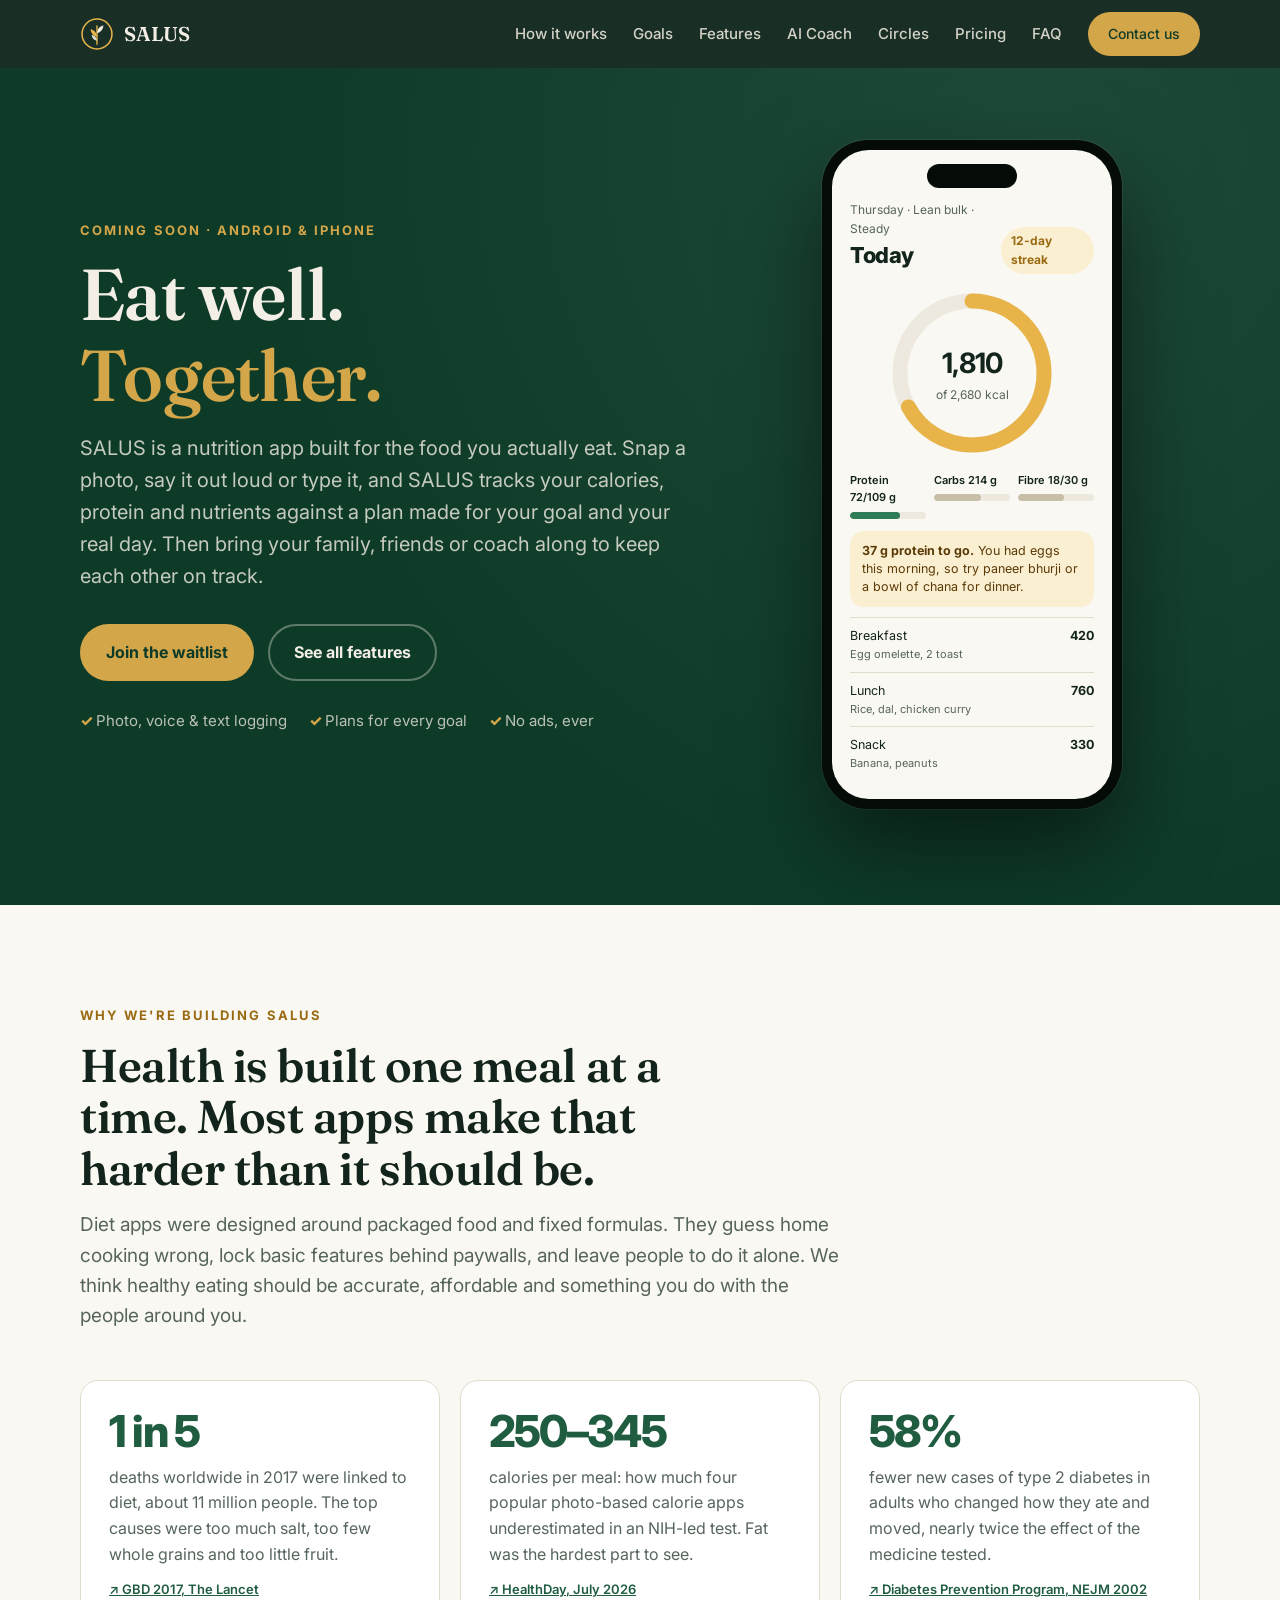
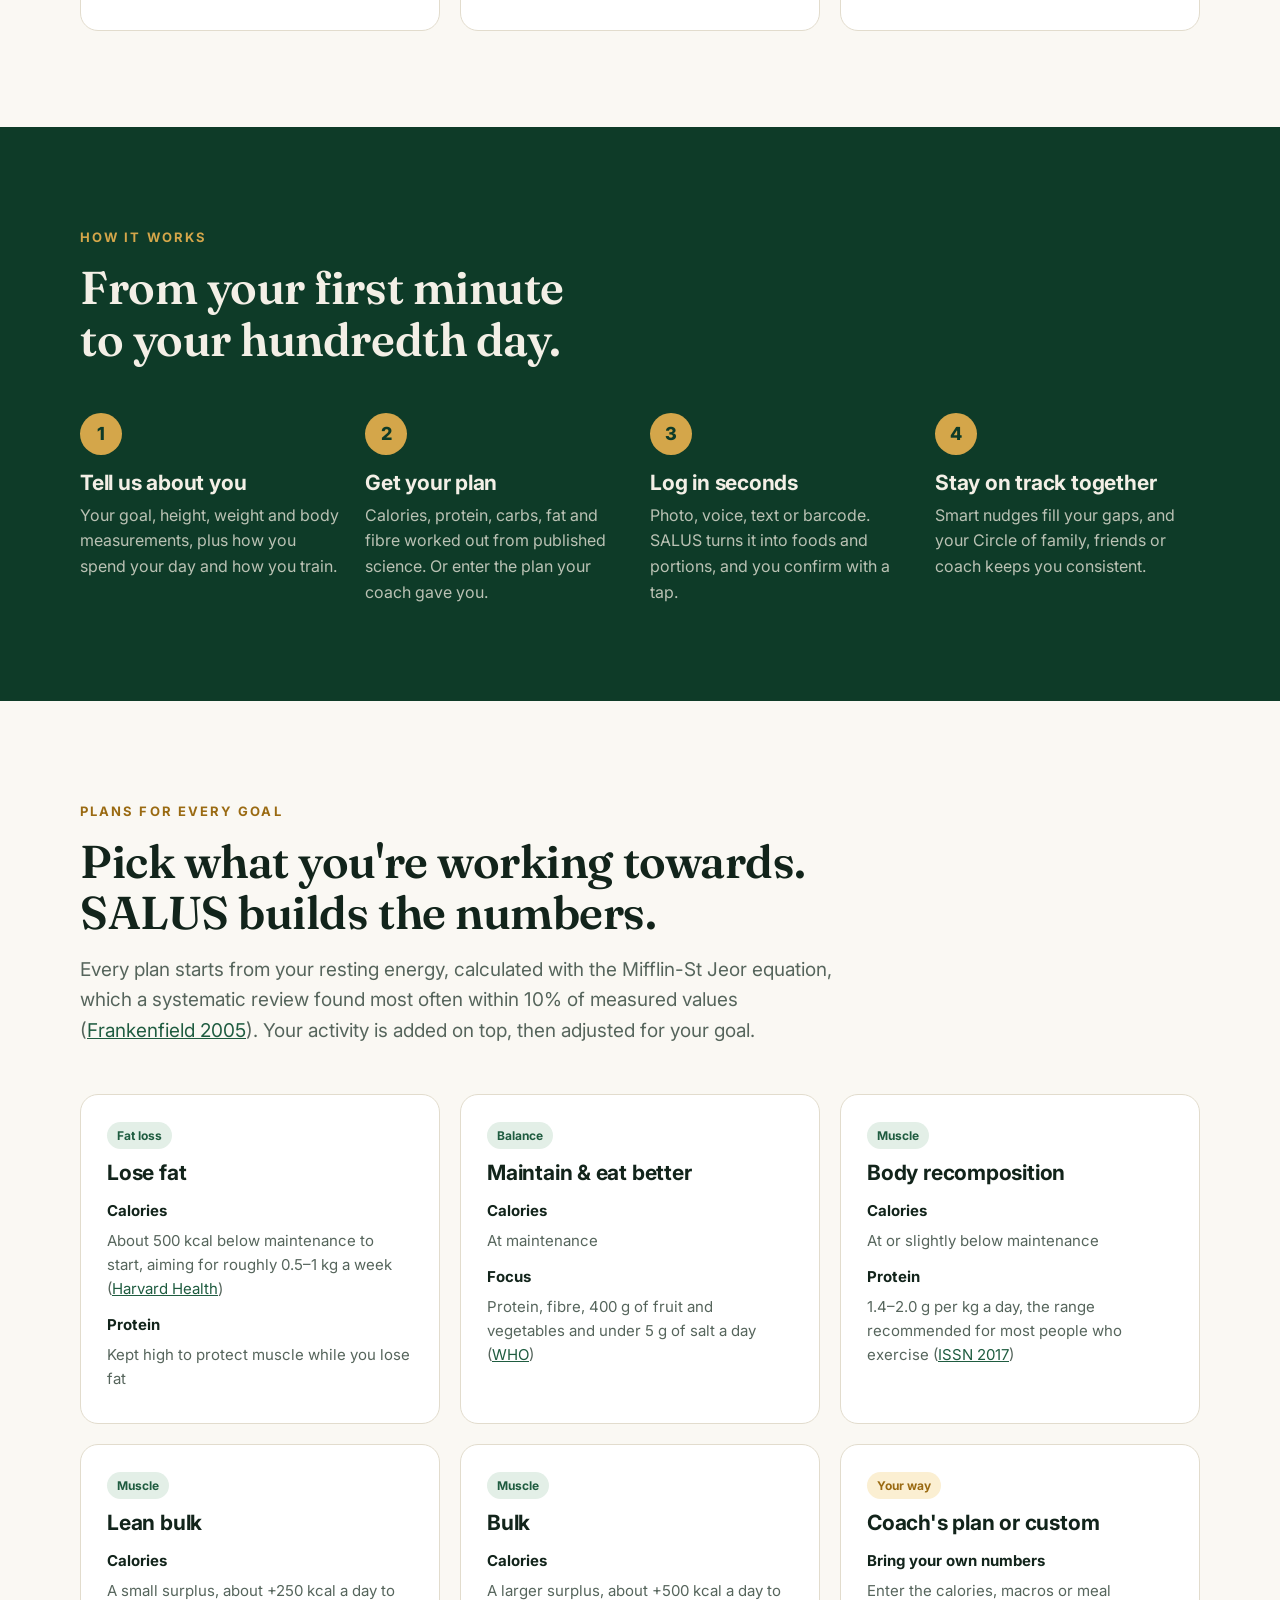
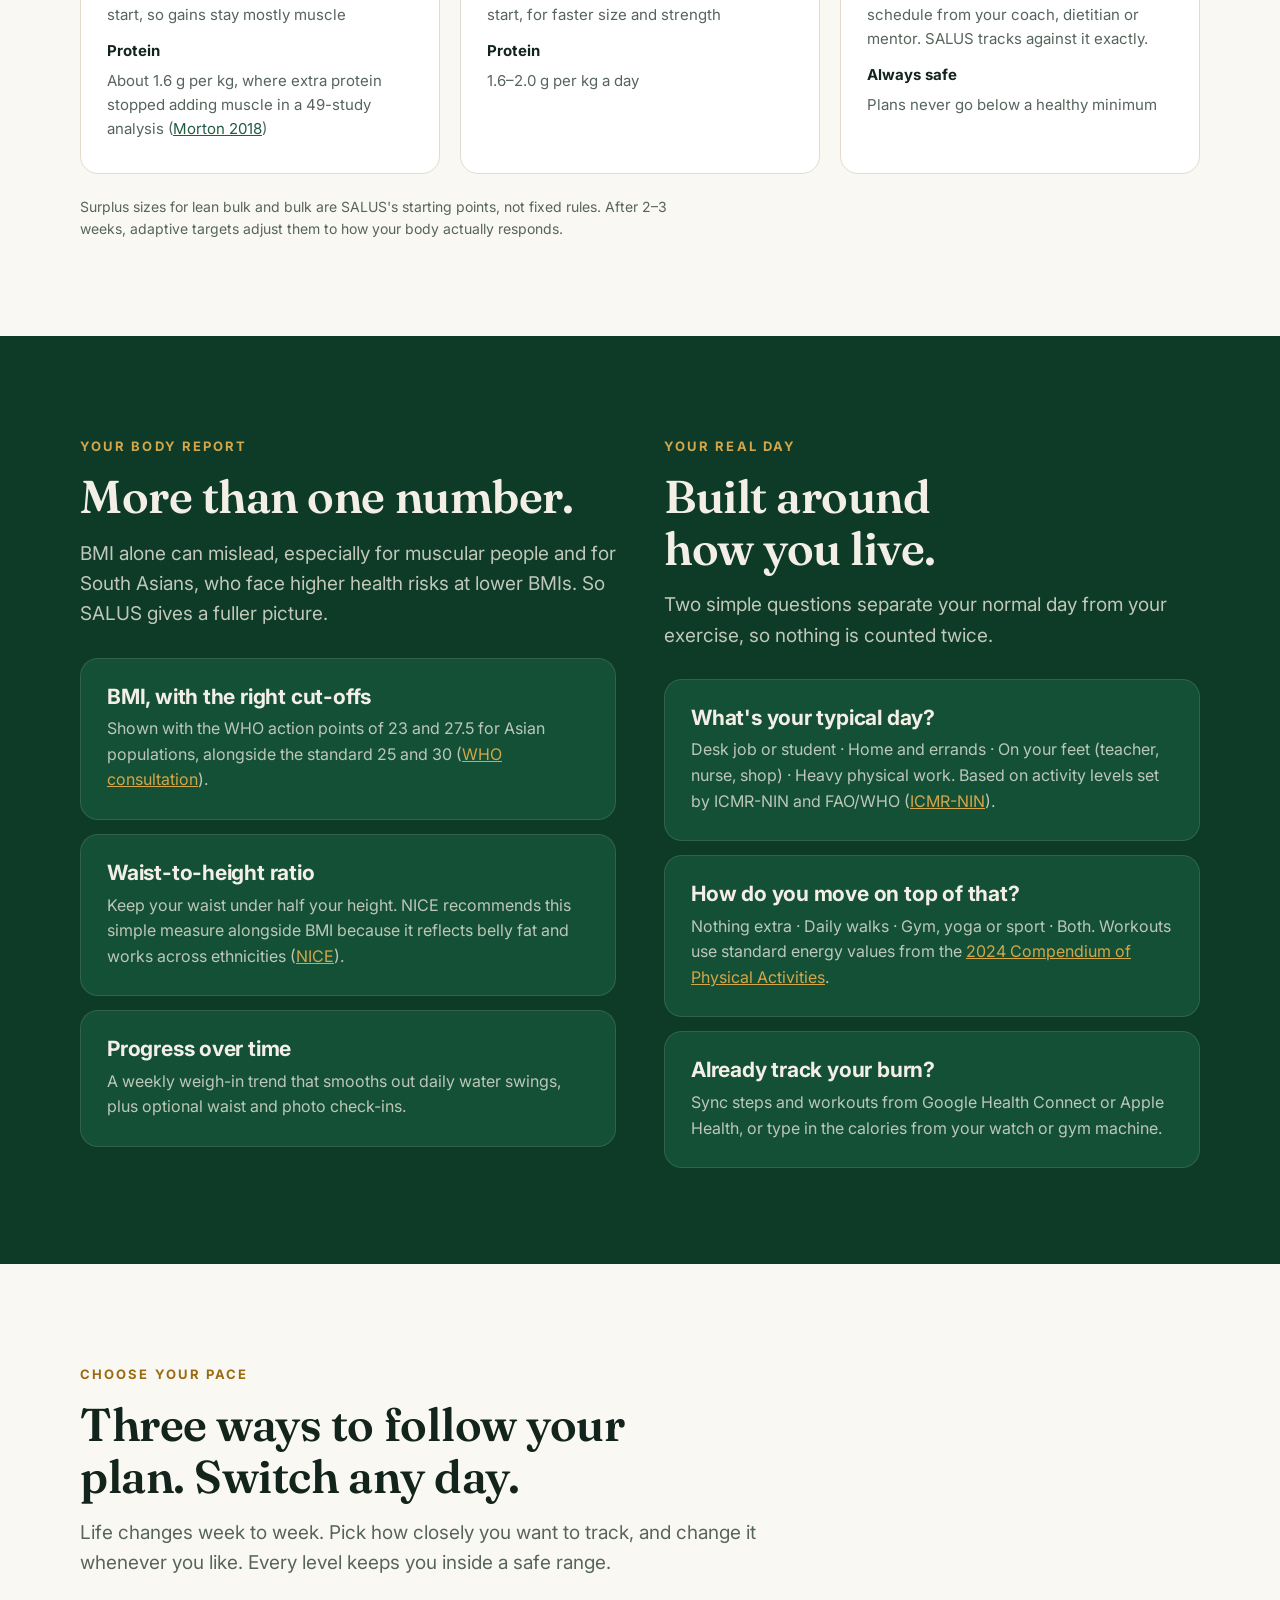
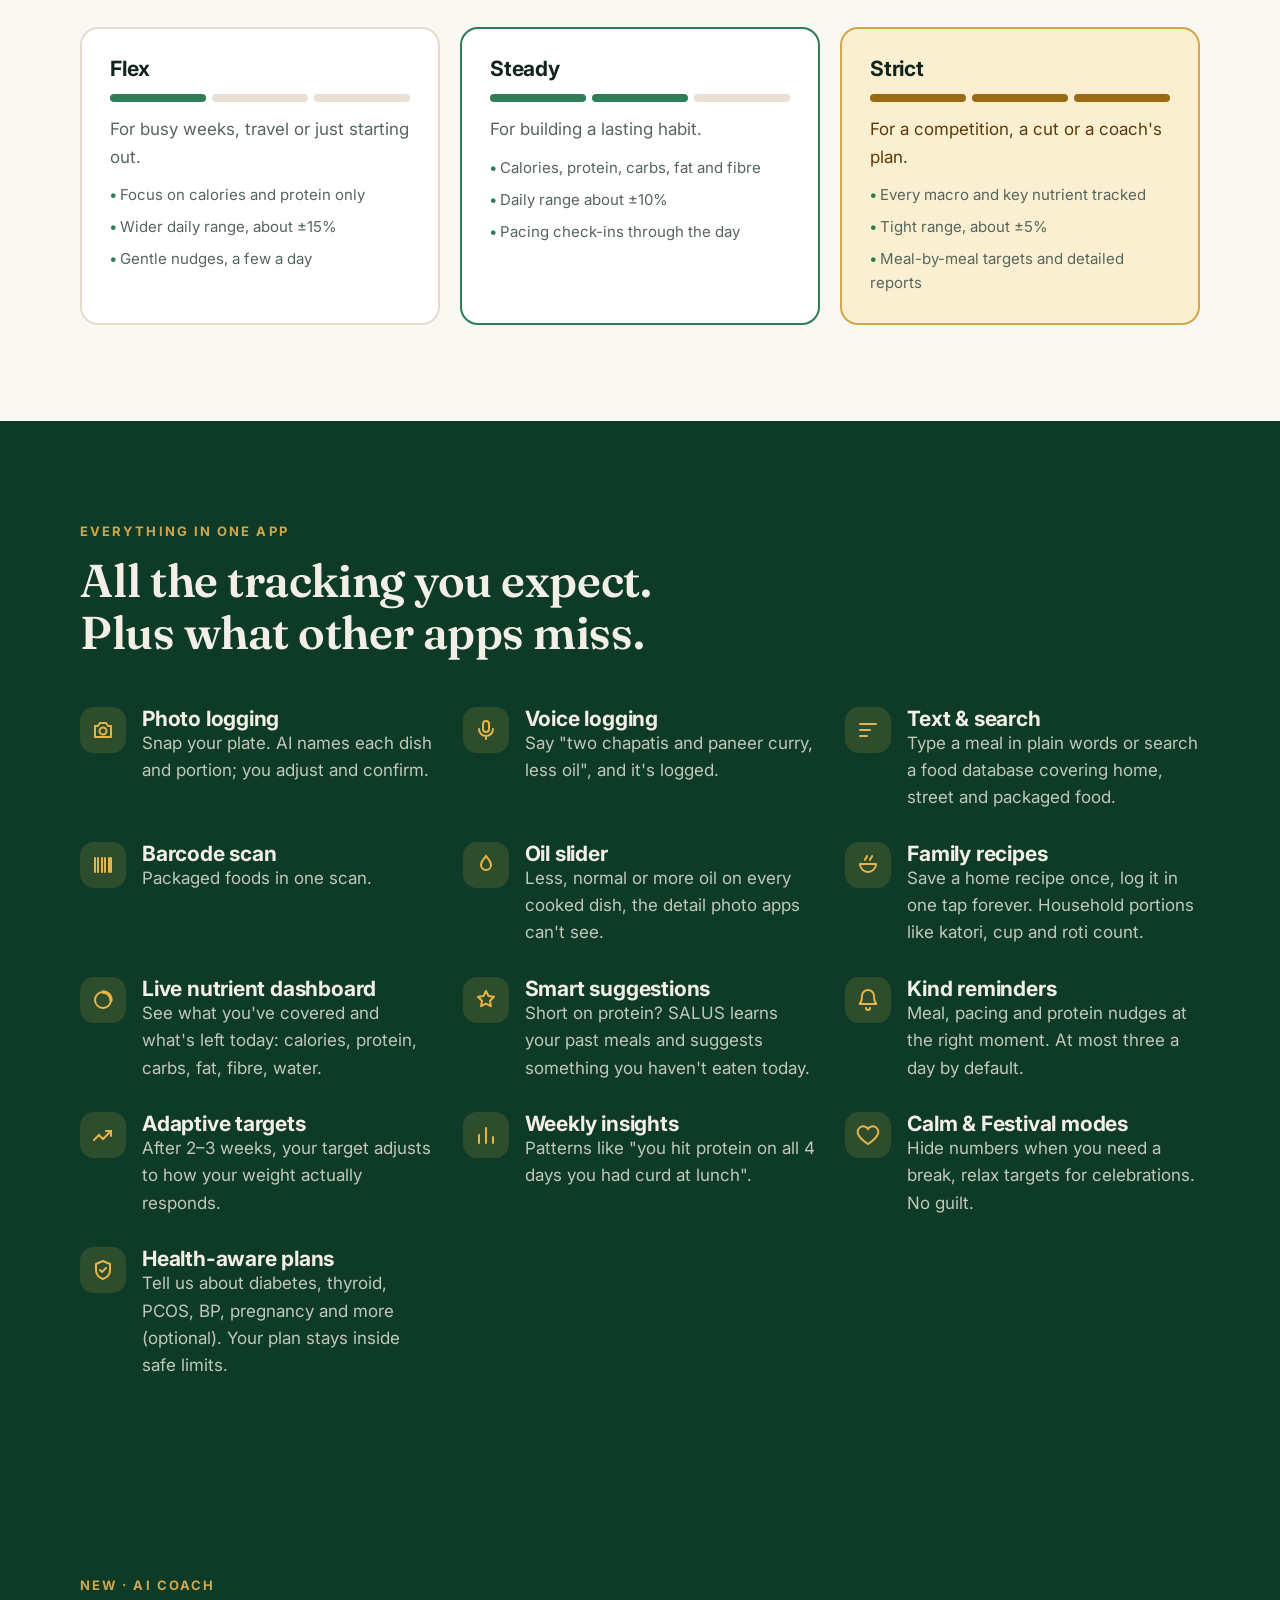
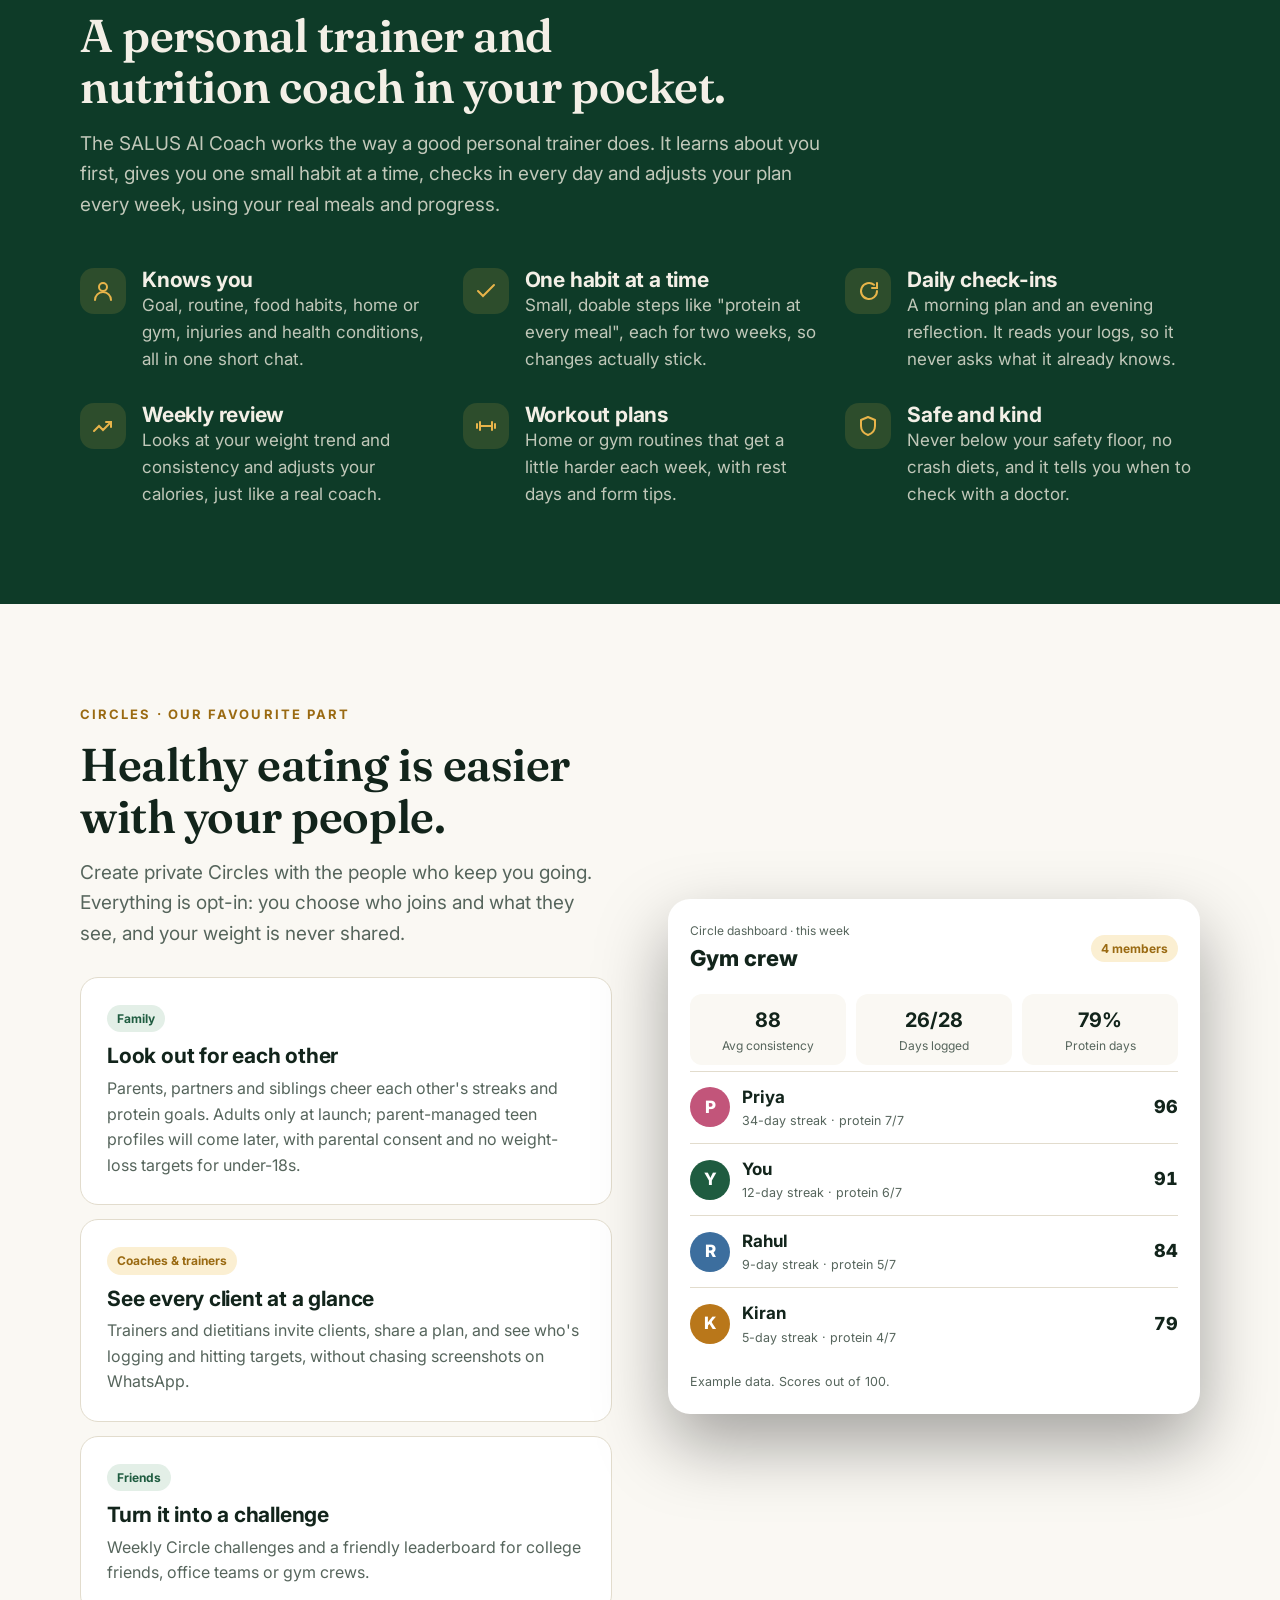
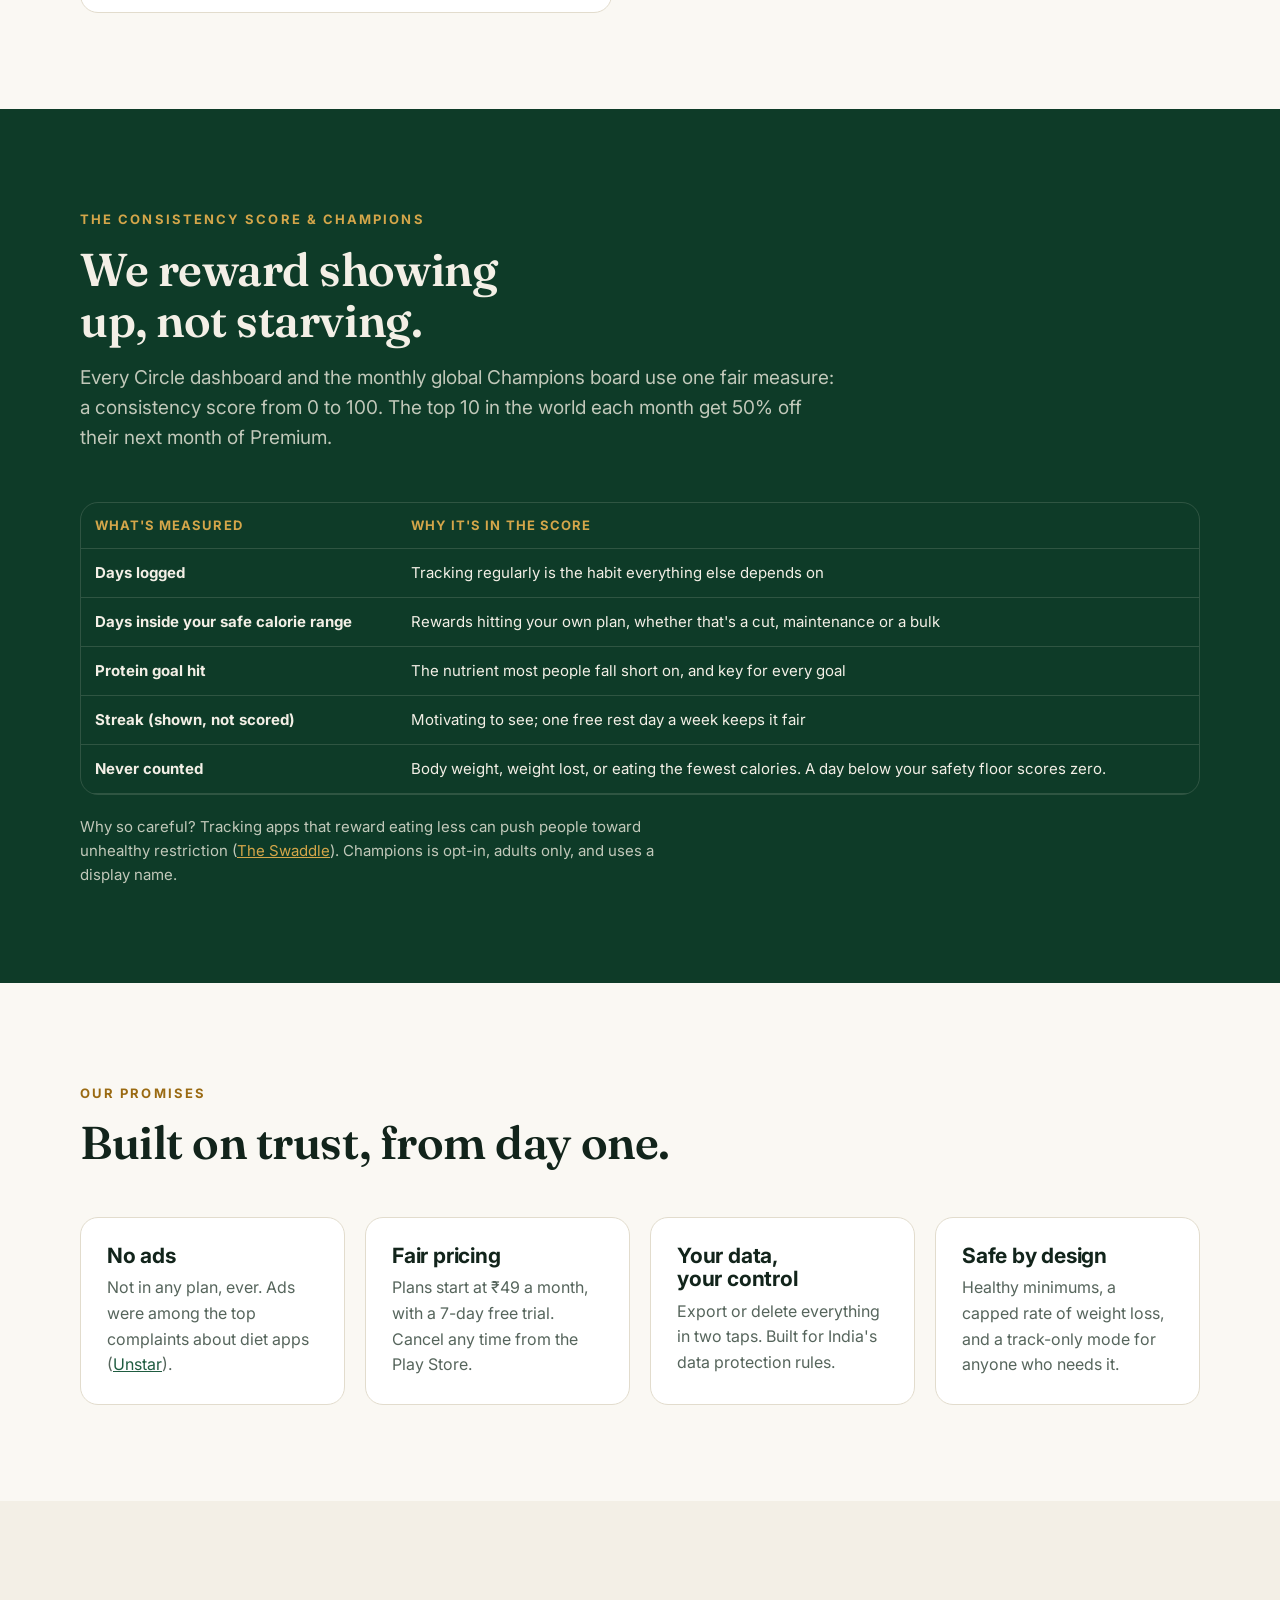
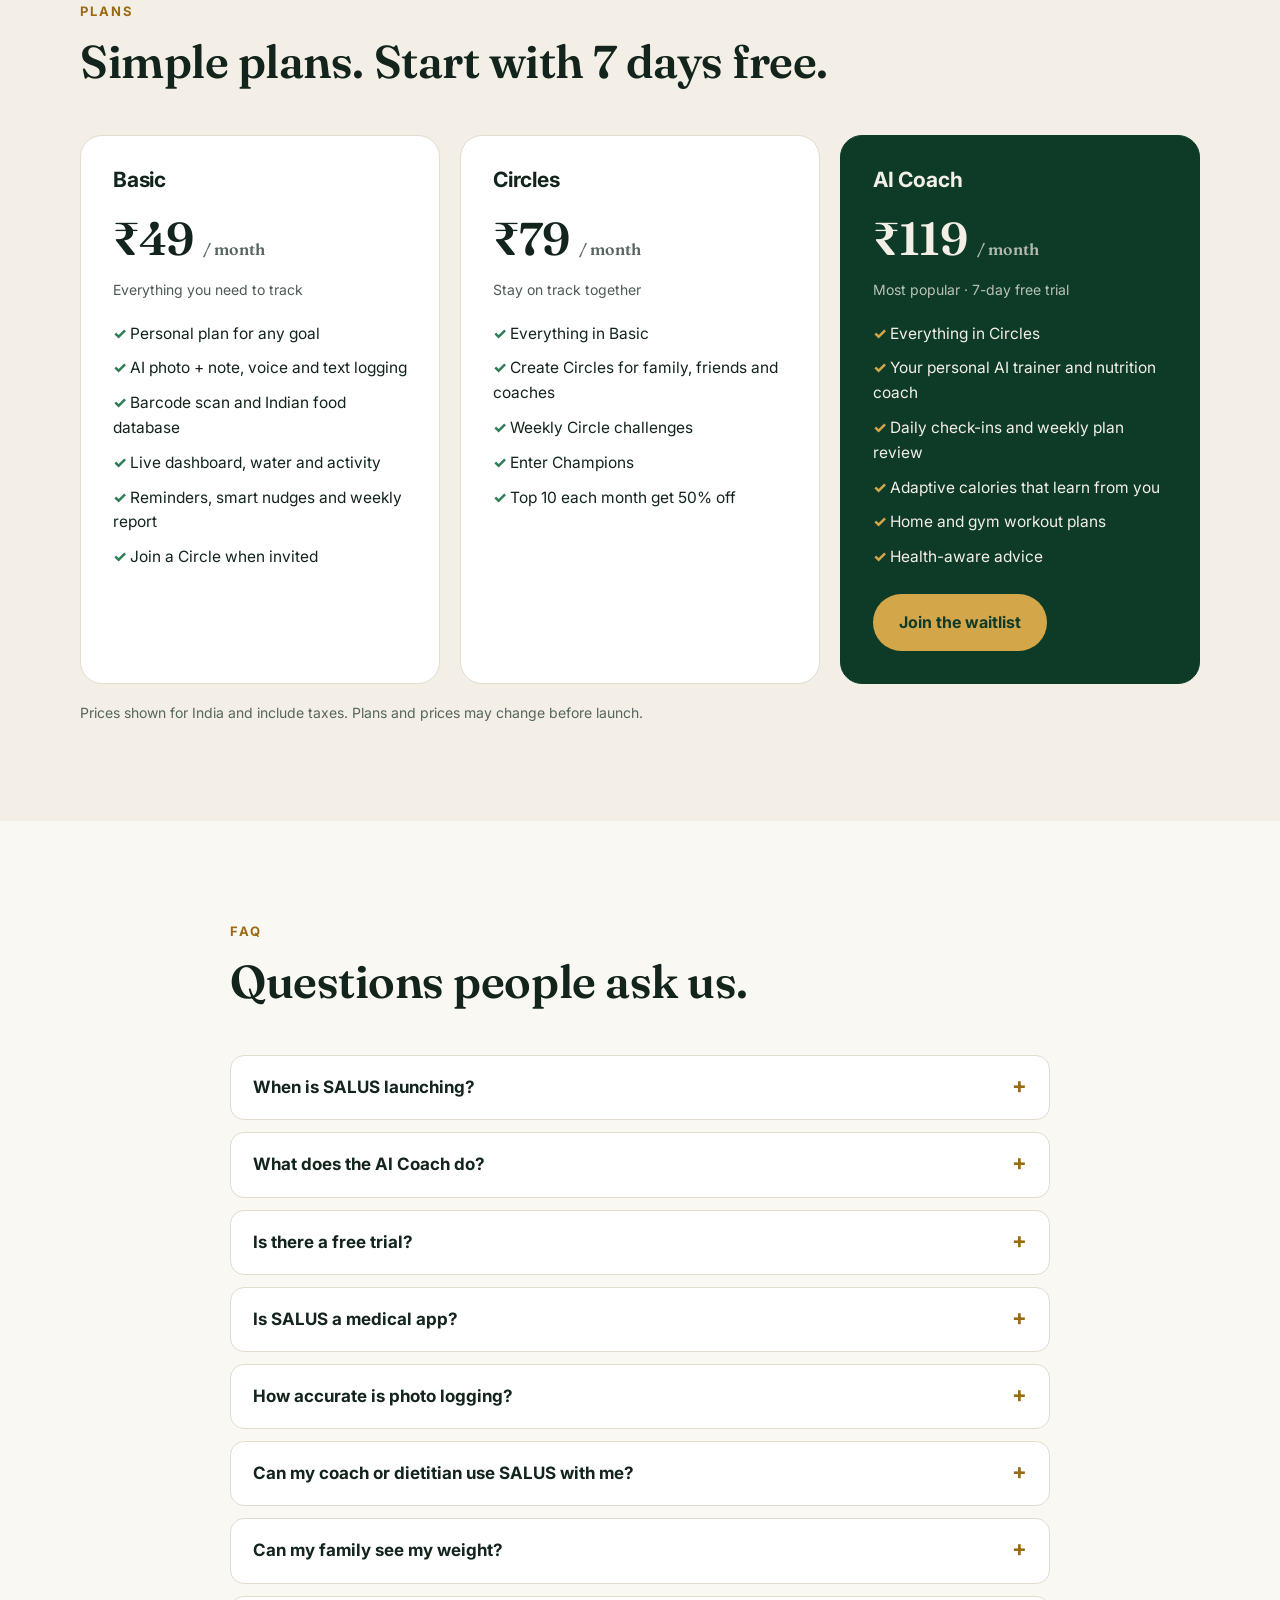
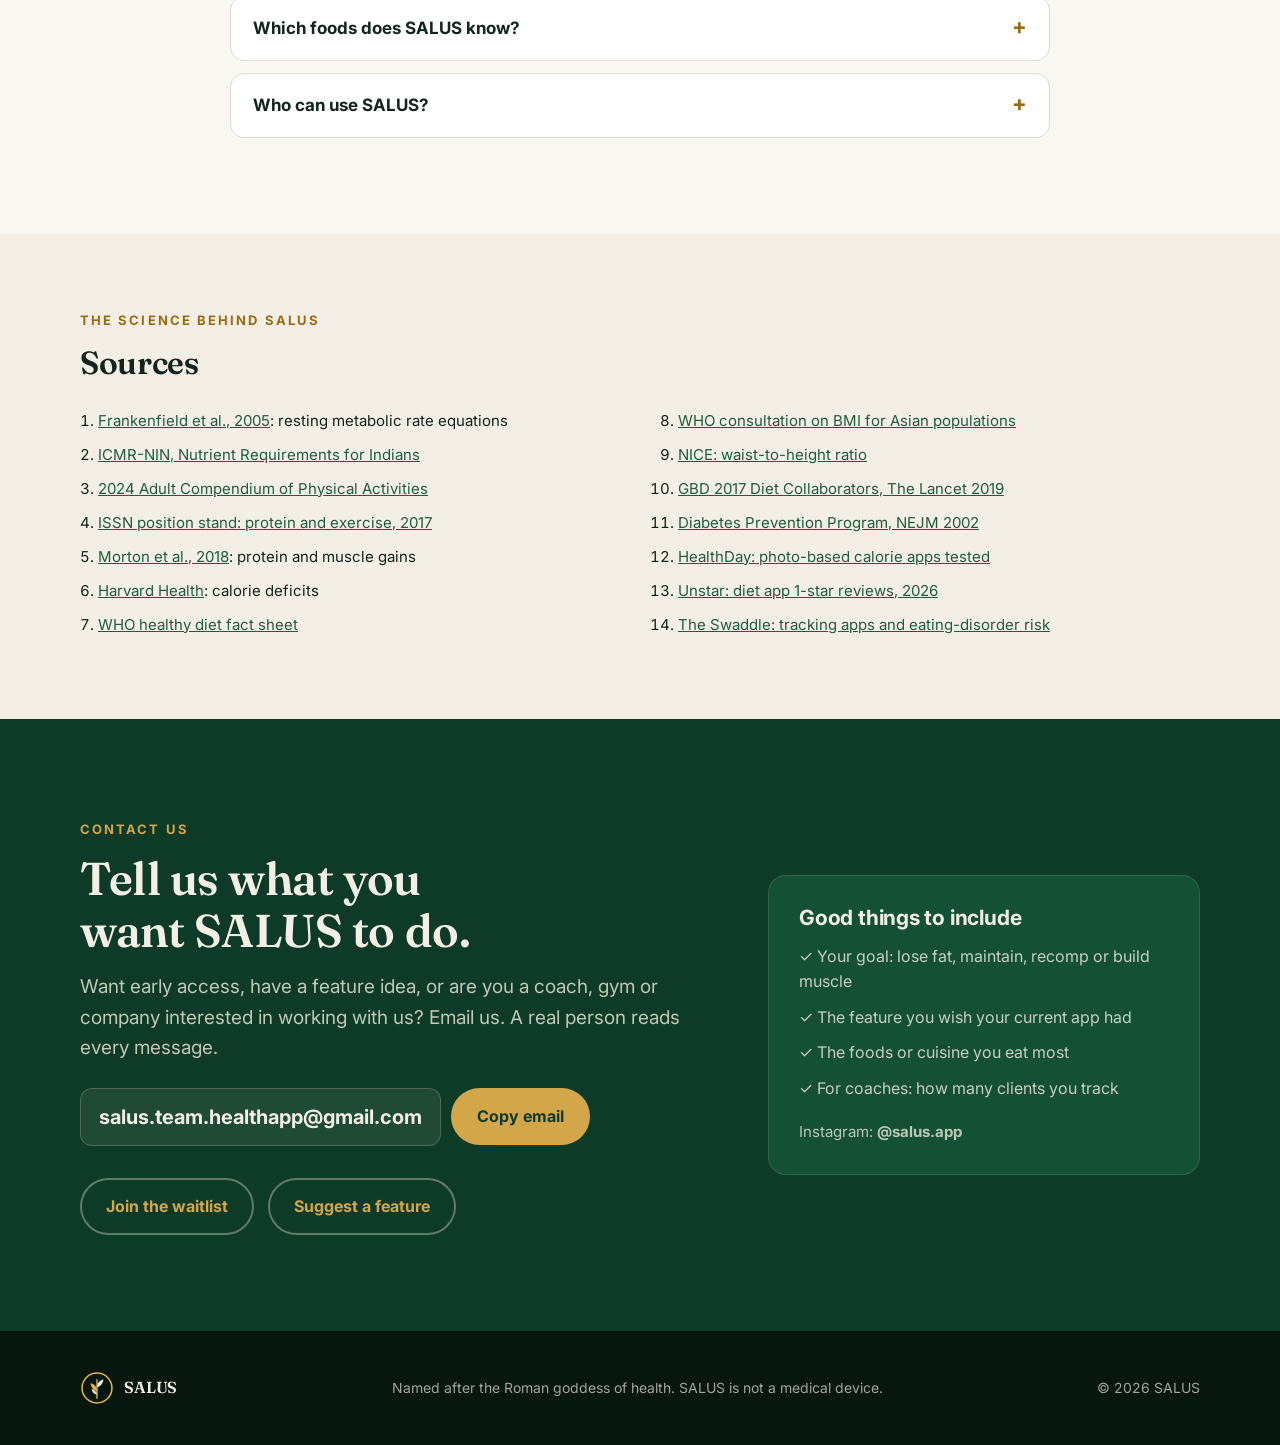
<file: salus-website/index.html>
<!doctype html>
<html lang="en">
<head>
<meta charset="utf-8">
<meta name="viewport" content="width=device-width, initial-scale=1">
<title>SALUS · Eat well. Together.</title>
<meta name="description" content="SALUS is a nutrition app that tracks real food by photo, voice or text, builds a plan for your goal and daily routine, and lets family, friends and coaches keep each other on track.">
<meta property="og:title" content="SALUS · Eat well. Together.">
<meta property="og:description" content="Nutrition tracking for real food and real people. Coming soon to Android and iPhone.">
<meta property="og:image" content="assets/og-image.png">
<meta name="theme-color" content="#0E3B28">
<link rel="icon" href="assets/favicon.svg" type="image/svg+xml">
<link rel="preconnect" href="https://fonts.googleapis.com">
<link rel="preconnect" href="https://fonts.gstatic.com" crossorigin>
<link href="https://fonts.googleapis.com/css2?family=Fraunces:opsz,wght@9..144,500;9..144,600&family=Inter:wght@400;500;600;700;800&display=swap" rel="stylesheet">
<link rel="stylesheet" href="styles.css">
</head>
<body>

<header>
  <nav class="wrap nav" aria-label="Main">
    <a class="brand" href="#top"><img src="assets/logo.svg" alt="" width="34" height="34">SALUS</a>
    <button class="menu-btn" id="menuBtn" aria-label="Open menu" aria-expanded="false">☰</button>
    <ul id="menu">
      <li><a href="#how">How it works</a></li>
      <li><a href="#goals">Goals</a></li>
      <li><a href="#features">Features</a></li>
      <li><a href="#coach">AI Coach</a></li>
      <li><a href="#circles">Circles</a></li>
      <li><a href="#pricing">Pricing</a></li>
      <li><a href="#faq">FAQ</a></li>
      <li><a class="btn btn-gold" href="#contact">Contact us</a></li>
    </ul>
  </nav>
</header>

<main id="top">

<!-- HERO -->
<section class="hero">
  <div class="wrap hero-grid">
    <div>
      <span class="eyebrow" style="color:var(--gold)">Coming soon · Android &amp; iPhone</span>
      <h1>Eat well.<br><span>Together.</span></h1>
      <p class="lead">SALUS is a nutrition app built for the food you actually eat. Snap a photo, say it out loud or type it, and SALUS tracks your calories, protein and nutrients against a plan made for your goal and your real day. Then bring your family, friends or coach along to keep each other on track.</p>
      <div class="hero-cta">
        <a class="btn btn-gold" href="#contact">Join the waitlist</a>
        <a class="btn btn-ghost" href="#features">See all features</a>
      </div>
      <div class="hero-points"><span>Photo, voice &amp; text logging</span><span>Plans for every goal</span><span>No ads, ever</span></div>
    </div>

    <div class="phone" role="img" aria-label="SALUS app preview showing today's calories, protein and a smart suggestion">
      <div class="screen">
        <div class="notch"></div>
        <div style="display:flex;justify-content:space-between;align-items:flex-end">
          <div><div class="s-small">Thursday · Lean bulk · Steady</div><div class="s-title">Today</div></div>
          <span class="tag gold" style="margin:0">12-day streak</span>
        </div>
        <div class="ring-wrap">
          <svg viewBox="0 0 170 170" width="170" height="170"><circle cx="85" cy="85" r="72" fill="none" stroke="#EEE9DE" stroke-width="15"/><circle cx="85" cy="85" r="72" fill="none" stroke="#E8B44A" stroke-width="15" stroke-linecap="round" stroke-dasharray="452.4" stroke-dashoffset="149" transform="rotate(-90 85 85)"/></svg>
          <div class="ring-label"><b>1,810</b><span class="s-small">of 2,680 kcal</span></div>
        </div>
        <div class="macro">
          <div>Protein 72/109 g<div class="bar"><i style="width:66%;background:#2E7D56"></i></div></div>
          <div>Carbs 214 g<div class="bar"><i style="width:62%;background:#C9BFA9"></i></div></div>
          <div>Fibre 18/30 g<div class="bar"><i style="width:60%;background:#C9BFA9"></i></div></div>
        </div>
        <div class="nudge"><b>37 g protein to go.</b> You had eggs this morning, so try paneer bhurji or a bowl of chana for dinner.</div>
        <div style="margin-top:10px">
          <div class="meal"><span>Breakfast<em>Egg omelette, 2 toast</em></span><b>420</b></div>
          <div class="meal"><span>Lunch<em>Rice, dal, chicken curry</em></span><b>760</b></div>
          <div class="meal"><span>Snack<em>Banana, peanuts</em></span><b>330</b></div>
        </div>
      </div>
    </div>
  </div>
</section>

<!-- MISSION -->
<section id="why">
  <div class="wrap">
    <div class="section-head">
      <span class="eyebrow">Why we're building SALUS</span>
      <h2>Health is built one meal at a time. Most apps make that harder than it should be.</h2>
      <p class="lead">Diet apps were designed around packaged food and fixed formulas. They guess home cooking wrong, lock basic features behind paywalls, and leave people to do it alone. We think healthy eating should be accurate, affordable and something you do with the people around you.</p>
    </div>
    <div class="stats">
      <div class="stat"><b>1 in 5</b><p>deaths worldwide in 2017 were linked to diet, about 11 million people. The top causes were too much salt, too few whole grains and too little fruit.</p><a class="src" href="https://www.nutraingredients.com/Article/2019/04/05/Beyond-fat-and-sugar-Diets-low-in-whole-grains-fruit-and-nuts-associated-with-1-in-5-deaths" target="_blank" rel="noopener">GBD 2017, The Lancet</a></div>
      <div class="stat"><b>250–345</b><p>calories per meal: how much four popular photo-based calorie apps underestimated in an NIH-led test. Fat was the hardest part to see.</p><a class="src" href="https://www.healthday.com/health-news/nutrition/how-accurate-are-photo-based-calorie-apps-4-are-put-to-the-test" target="_blank" rel="noopener">HealthDay, July 2026</a></div>
      <div class="stat"><b>58%</b><p>fewer new cases of type 2 diabetes in adults who changed how they ate and moved, nearly twice the effect of the medicine tested.</p><a class="src" href="https://pubmed.ncbi.nlm.nih.gov/11832527/" target="_blank" rel="noopener">Diabetes Prevention Program, NEJM 2002</a></div>
    </div>
  </div>
</section>

<!-- HOW IT WORKS -->
<section id="how" class="dark">
  <div class="wrap">
    <div class="section-head">
      <span class="eyebrow">How it works</span>
      <h2>From your first minute to your hundredth day.</h2>
    </div>
    <div class="steps">
      <div class="step"><h3>Tell us about you</h3><p>Your goal, height, weight and body measurements, plus how you spend your day and how you train.</p></div>
      <div class="step"><h3>Get your plan</h3><p>Calories, protein, carbs, fat and fibre worked out from published science. Or enter the plan your coach gave you.</p></div>
      <div class="step"><h3>Log in seconds</h3><p>Photo, voice, text or barcode. SALUS turns it into foods and portions, and you confirm with a tap.</p></div>
      <div class="step"><h3>Stay on track together</h3><p>Smart nudges fill your gaps, and your Circle of family, friends or coach keeps you consistent.</p></div>
    </div>
  </div>
</section>

<!-- GOALS -->
<section id="goals">
  <div class="wrap">
    <div class="section-head">
      <span class="eyebrow">Plans for every goal</span>
      <h2>Pick what you're working towards. SALUS builds the numbers.</h2>
      <p class="lead">Every plan starts from your resting energy, calculated with the Mifflin-St Jeor equation, which a systematic review found most often within 10% of measured values (<a href="https://pure.psu.edu/en/publications/comparison-of-predictive-equations-for-resting-metabolic-rate-in-/" target="_blank" rel="noopener">Frankenfield 2005</a>). Your activity is added on top, then adjusted for your goal.</p>
    </div>
    <div class="grid g3">
      <article class="card goal"><span class="tag">Fat loss</span><h3>Lose fat</h3><dl><dt>Calories</dt><dd>About 500 kcal below maintenance to start, aiming for roughly 0.5–1 kg a week (<a href="https://www.health.harvard.edu/weight-loss/calorie-deficit-explained-is-it-a-safe-sustainable-approach-to-weight-loss" target="_blank" rel="noopener">Harvard Health</a>)</dd><dt>Protein</dt><dd>Kept high to protect muscle while you lose fat</dd></dl></article>
      <article class="card goal"><span class="tag">Balance</span><h3>Maintain &amp; eat better</h3><dl><dt>Calories</dt><dd>At maintenance</dd><dt>Focus</dt><dd>Protein, fibre, 400 g of fruit and vegetables and under 5 g of salt a day (<a href="https://www.who.int/news-room/fact-sheets/detail/healthy-diet" target="_blank" rel="noopener">WHO</a>)</dd></dl></article>
      <article class="card goal"><span class="tag">Muscle</span><h3>Body recomposition</h3><dl><dt>Calories</dt><dd>At or slightly below maintenance</dd><dt>Protein</dt><dd>1.4–2.0 g per kg a day, the range recommended for most people who exercise (<a href="https://pubmed.ncbi.nlm.nih.gov/28642676/" target="_blank" rel="noopener">ISSN 2017</a>)</dd></dl></article>
      <article class="card goal"><span class="tag">Muscle</span><h3>Lean bulk</h3><dl><dt>Calories</dt><dd>A small surplus, about +250 kcal a day to start, so gains stay mostly muscle</dd><dt>Protein</dt><dd>About 1.6 g per kg, where extra protein stopped adding muscle in a 49-study analysis (<a href="https://www.news-medical.net/news/20180208/Dietary-protein-supplements-provide-muscle-mass-and-strength-gains-for-weight-lifters.aspx" target="_blank" rel="noopener">Morton 2018</a>)</dd></dl></article>
      <article class="card goal"><span class="tag">Muscle</span><h3>Bulk</h3><dl><dt>Calories</dt><dd>A larger surplus, about +500 kcal a day to start, for faster size and strength</dd><dt>Protein</dt><dd>1.6–2.0 g per kg a day</dd></dl></article>
      <article class="card goal"><span class="tag gold">Your way</span><h3>Coach's plan or custom</h3><dl><dt>Bring your own numbers</dt><dd>Enter the calories, macros or meal schedule from your coach, dietitian or mentor. SALUS tracks against it exactly.</dd><dt>Always safe</dt><dd>Plans never go below a healthy minimum</dd></dl></article>
    </div>
    <p style="margin-top:22px;font-size:14px;color:var(--muted)">Surplus sizes for lean bulk and bulk are SALUS's starting points, not fixed rules. After 2–3 weeks, adaptive targets adjust them to how your body actually responds.</p>
  </div>
</section>

<!-- BODY + DAY -->
<section class="dark" id="you">
  <div class="wrap">
    <div class="grid g2" style="gap:48px">
      <div>
        <span class="eyebrow">Your body report</span>
        <h2>More than one number.</h2>
        <p class="lead">BMI alone can mislead, especially for muscular people and for South Asians, who face higher health risks at lower BMIs. So SALUS gives a fuller picture.</p>
        <div class="grid" style="margin-top:28px;gap:14px">
          <div class="card"><h3>BMI, with the right cut-offs</h3><p>Shown with the WHO action points of 23 and 27.5 for Asian populations, alongside the standard 25 and 30 (<a href="https://www.eurekalert.org/news-releases/536574" target="_blank" rel="noopener">WHO consultation</a>).</p></div>
          <div class="card"><h3>Waist-to-height ratio</h3><p>Keep your waist under half your height. NICE recommends this simple measure alongside BMI because it reflects belly fat and works across ethnicities (<a href="https://nice.org.uk/news/articles/keep-the-size-of-your-waist-to-less-than-half-of-your-height-nice--recommends" target="_blank" rel="noopener">NICE</a>).</p></div>
          <div class="card"><h3>Progress over time</h3><p>A weekly weigh-in trend that smooths out daily water swings, plus optional waist and photo check-ins.</p></div>
        </div>
      </div>
      <div>
        <span class="eyebrow">Your real day</span>
        <h2>Built around how you live.</h2>
        <p class="lead">Two simple questions separate your normal day from your exercise, so nothing is counted twice.</p>
        <div class="grid" style="margin-top:28px;gap:14px">
          <div class="card"><h3>What's your typical day?</h3><p>Desk job or student · Home and errands · On your feet (teacher, nurse, shop) · Heavy physical work. Based on activity levels set by ICMR-NIN and FAO/WHO (<a href="https://www.nin.res.in/rdabook/brief_note.pdf" target="_blank" rel="noopener">ICMR-NIN</a>).</p></div>
          <div class="card"><h3>How do you move on top of that?</h3><p>Nothing extra · Daily walks · Gym, yoga or sport · Both. Workouts use standard energy values from the <a href="https://pacompendium.com/wp-content/uploads/2025/02/4_2024_adult-compendium-tracking-guide-1-2024.pdf" target="_blank" rel="noopener">2024 Compendium of Physical Activities</a>.</p></div>
          <div class="card"><h3>Already track your burn?</h3><p>Sync steps and workouts from Google Health Connect or Apple Health, or type in the calories from your watch or gym machine.</p></div>
        </div>
      </div>
    </div>
  </div>
</section>

<!-- LEVELS -->
<section id="levels">
  <div class="wrap">
    <div class="section-head">
      <span class="eyebrow">Choose your pace</span>
      <h2>Three ways to follow your plan. Switch any day.</h2>
      <p class="lead">Life changes week to week. Pick how closely you want to track, and change it whenever you like. Every level keeps you inside a safe range.</p>
    </div>
    <div class="levels">
      <div class="level"><h3>Flex</h3><div class="meter"><i class="on"></i><i></i><i></i></div><p style="color:var(--muted)">For busy weeks, travel or just starting out.</p><ul><li>Focus on calories and protein only</li><li>Wider daily range, about ±15%</li><li>Gentle nudges, a few a day</li></ul></div>
      <div class="level mid"><h3>Steady</h3><div class="meter"><i class="on"></i><i class="on"></i><i></i></div><p style="color:var(--muted)">For building a lasting habit.</p><ul><li>Calories, protein, carbs, fat and fibre</li><li>Daily range about ±10%</li><li>Pacing check-ins through the day</li></ul></div>
      <div class="level top"><h3>Strict</h3><div class="meter"><i class="on"></i><i class="on"></i><i class="on"></i></div><p style="color:#5A3A06">For a competition, a cut or a coach's plan.</p><ul><li>Every macro and key nutrient tracked</li><li>Tight range, about ±5%</li><li>Meal-by-meal targets and detailed reports</li></ul></div>
    </div>
  </div>
</section>

<!-- FEATURES -->
<section id="features" class="dark">
  <div class="wrap">
    <div class="section-head">
      <span class="eyebrow">Everything in one app</span>
      <h2>All the tracking you expect. Plus what other apps miss.</h2>
    </div>
    <div class="grid g3" style="gap:30px 28px">
      <div class="feat"><span class="ico"><svg viewBox="0 0 24 24" fill="none" stroke="#E8B44A" stroke-width="2" stroke-linecap="round" stroke-linejoin="round"><path d="M4 8h3l2-3h6l2 3h3v11H4z"/><circle cx="12" cy="13" r="3.5"/></svg></span><div><h3>Photo logging</h3><p>Snap your plate. AI names each dish and portion; you adjust and confirm.</p></div></div>
      <div class="feat"><span class="ico"><svg viewBox="0 0 24 24" fill="none" stroke="#E8B44A" stroke-width="2" stroke-linecap="round"><rect x="9" y="3" width="6" height="11" rx="3"/><path d="M5 11a7 7 0 0 0 14 0M12 18v3"/></svg></span><div><h3>Voice logging</h3><p>Say "two chapatis and paneer curry, less oil", and it's logged.</p></div></div>
      <div class="feat"><span class="ico"><svg viewBox="0 0 24 24" fill="none" stroke="#E8B44A" stroke-width="2" stroke-linecap="round"><path d="M4 6h16M4 12h10M4 18h7"/></svg></span><div><h3>Text &amp; search</h3><p>Type a meal in plain words or search a food database covering home, street and packaged food.</p></div></div>
      <div class="feat"><span class="ico"><svg viewBox="0 0 24 24" fill="none" stroke="#E8B44A" stroke-width="2" stroke-linecap="round"><path d="M4 5v14M7 5v14M11 5v14M14 5v14M18 5v14M20 5v14"/></svg></span><div><h3>Barcode scan</h3><p>Packaged foods in one scan.</p></div></div>
      <div class="feat"><span class="ico"><svg viewBox="0 0 24 24" fill="none" stroke="#E8B44A" stroke-width="2" stroke-linecap="round"><path d="M12 3c2 3 5 5 5 9a5 5 0 0 1-10 0c0-4 3-6 5-9z"/></svg></span><div><h3>Oil slider</h3><p>Less, normal or more oil on every cooked dish, the detail photo apps can't see.</p></div></div>
      <div class="feat"><span class="ico"><svg viewBox="0 0 24 24" fill="none" stroke="#E8B44A" stroke-width="2" stroke-linecap="round" stroke-linejoin="round"><path d="M4 11h16a8 8 0 0 1-16 0z"/><path d="M9 7c0-2 2-2 2-4M14 7c0-2 2-2 2-4"/></svg></span><div><h3>Family recipes</h3><p>Save a home recipe once, log it in one tap forever. Household portions like katori, cup and roti count.</p></div></div>
      <div class="feat"><span class="ico"><svg viewBox="0 0 24 24" fill="none" stroke="#E8B44A" stroke-width="2"><circle cx="12" cy="12" r="8"/><path d="M12 4a8 8 0 0 1 8 8" stroke-width="3.5" stroke-linecap="round"/></svg></span><div><h3>Live nutrient dashboard</h3><p>See what you've covered and what's left today: calories, protein, carbs, fat, fibre, water.</p></div></div>
      <div class="feat"><span class="ico"><svg viewBox="0 0 24 24" fill="none" stroke="#E8B44A" stroke-width="2" stroke-linecap="round" stroke-linejoin="round"><path d="M12 3l2.5 5 5.5.8-4 3.9.9 5.5L12 15.6 7.1 18.2l.9-5.5-4-3.9 5.5-.8z"/></svg></span><div><h3>Smart suggestions</h3><p>Short on protein? SALUS learns your past meals and suggests something you haven't eaten today.</p></div></div>
      <div class="feat"><span class="ico"><svg viewBox="0 0 24 24" fill="none" stroke="#E8B44A" stroke-width="2" stroke-linecap="round"><path d="M6 8a6 6 0 0 1 12 0c0 7 3 8 3 8H3s3-1 3-8M10 20a2 2 0 0 0 4 0"/></svg></span><div><h3>Kind reminders</h3><p>Meal, pacing and protein nudges at the right moment. At most three a day by default.</p></div></div>
      <div class="feat"><span class="ico"><svg viewBox="0 0 24 24" fill="none" stroke="#E8B44A" stroke-width="2" stroke-linecap="round"><path d="M3 17l5-5 4 4 8-8M15 8h5v5"/></svg></span><div><h3>Adaptive targets</h3><p>After 2–3 weeks, your target adjusts to how your weight actually responds.</p></div></div>
      <div class="feat"><span class="ico"><svg viewBox="0 0 24 24" fill="none" stroke="#E8B44A" stroke-width="2" stroke-linecap="round"><path d="M5 20V12M12 20V5M19 20v-6"/></svg></span><div><h3>Weekly insights</h3><p>Patterns like "you hit protein on all 4 days you had curd at lunch".</p></div></div>
      <div class="feat"><span class="ico"><svg viewBox="0 0 24 24" fill="none" stroke="#E8B44A" stroke-width="2" stroke-linecap="round"><path d="M12 21s-7-4.5-9.5-9A5.5 5.5 0 0 1 12 6a5.5 5.5 0 0 1 9.5 6C19 16.5 12 21 12 21z"/></svg></span><div><h3>Calm &amp; Festival modes</h3><p>Hide numbers when you need a break, relax targets for celebrations. No guilt.</p></div></div>
      <div class="feat"><span class="ico"><svg viewBox="0 0 24 24" fill="none" stroke="#E8B44A" stroke-width="2" stroke-linecap="round" stroke-linejoin="round"><path d="M12 3l7 3v6c0 4.5-3 7.5-7 9-4-1.5-7-4.5-7-9V6z"/><path d="M9 12l2 2 4-4"/></svg></span><div><h3>Health-aware plans</h3><p>Tell us about diabetes, thyroid, PCOS, BP, pregnancy and more (optional). Your plan stays inside safe limits.</p></div></div>
    </div>
  </div>
</section>

<!-- AI COACH -->
<section id="coach" class="dark">
  <div class="wrap">
    <div class="section-head">
      <span class="eyebrow">New · AI Coach</span>
      <h2>A personal trainer and nutrition coach in your pocket.</h2>
      <p class="lead">The SALUS AI Coach works the way a good personal trainer does. It learns about you first, gives you one small habit at a time, checks in every day and adjusts your plan every week, using your real meals and progress.</p>
    </div>
    <div class="grid g3" style="gap:30px 28px">
      <div class="feat"><span class="ico"><svg viewBox="0 0 24 24" fill="none" stroke="#E8B44A" stroke-width="2" stroke-linecap="round"><circle cx="12" cy="8" r="4"/><path d="M4 21a8 8 0 0 1 16 0"/></svg></span><div><h3>Knows you</h3><p>Goal, routine, food habits, home or gym, injuries and health conditions, all in one short chat.</p></div></div>
      <div class="feat"><span class="ico"><svg viewBox="0 0 24 24" fill="none" stroke="#E8B44A" stroke-width="2" stroke-linecap="round"><path d="M4 12l5 5L20 6"/></svg></span><div><h3>One habit at a time</h3><p>Small, doable steps like "protein at every meal", each for two weeks, so changes actually stick.</p></div></div>
      <div class="feat"><span class="ico"><svg viewBox="0 0 24 24" fill="none" stroke="#E8B44A" stroke-width="2" stroke-linecap="round"><path d="M21 12a8 8 0 1 1-3-6.2M21 4v5h-5"/></svg></span><div><h3>Daily check-ins</h3><p>A morning plan and an evening reflection. It reads your logs, so it never asks what it already knows.</p></div></div>
      <div class="feat"><span class="ico"><svg viewBox="0 0 24 24" fill="none" stroke="#E8B44A" stroke-width="2" stroke-linecap="round"><path d="M3 17l5-5 4 4 8-8M15 8h5v5"/></svg></span><div><h3>Weekly review</h3><p>Looks at your weight trend and consistency and adjusts your calories, just like a real coach.</p></div></div>
      <div class="feat"><span class="ico"><svg viewBox="0 0 24 24" fill="none" stroke="#E8B44A" stroke-width="2" stroke-linecap="round"><path d="M6 8v8M18 8v8M3 10v4M21 10v4M6 12h12"/></svg></span><div><h3>Workout plans</h3><p>Home or gym routines that get a little harder each week, with rest days and form tips.</p></div></div>
      <div class="feat"><span class="ico"><svg viewBox="0 0 24 24" fill="none" stroke="#E8B44A" stroke-width="2" stroke-linecap="round" stroke-linejoin="round"><path d="M12 3l7 3v6c0 4.5-3 7.5-7 9-4-1.5-7-4.5-7-9V6z"/></svg></span><div><h3>Safe and kind</h3><p>Never below your safety floor, no crash diets, and it tells you when to check with a doctor.</p></div></div>
    </div>
  </div>
</section>

<!-- CIRCLES -->
<section id="circles">
  <div class="wrap">
    <div class="grid g2" style="gap:56px;align-items:center">
      <div>
        <span class="eyebrow">Circles · our favourite part</span>
        <h2>Healthy eating is easier with your people.</h2>
        <p class="lead">Create private Circles with the people who keep you going. Everything is opt-in: you choose who joins and what they see, and your weight is never shared.</p>
        <div class="grid" style="margin-top:28px;gap:14px">
          <div class="card"><span class="tag">Family</span><h3>Look out for each other</h3><p>Parents, partners and siblings cheer each other's streaks and protein goals. Adults only at launch; parent-managed teen profiles will come later, with parental consent and no weight-loss targets for under-18s.</p></div>
          <div class="card"><span class="tag gold">Coaches &amp; trainers</span><h3>See every client at a glance</h3><p>Trainers and dietitians invite clients, share a plan, and see who's logging and hitting targets, without chasing screenshots on WhatsApp.</p></div>
          <div class="card"><span class="tag">Friends</span><h3>Turn it into a challenge</h3><p>Weekly Circle challenges and a friendly leaderboard for college friends, office teams or gym crews.</p></div>
        </div>
      </div>
      <div class="circle-dash" role="img" aria-label="Example Circle dashboard showing consistency scores, streaks and protein hit rates">
        <div style="display:flex;justify-content:space-between;align-items:center"><div><div class="s-small">Circle dashboard · this week</div><div style="font-size:22px;font-weight:800">Gym crew</div></div><span class="tag gold" style="margin:0">4 members</span></div>
        <div style="display:grid;grid-template-columns:repeat(3,1fr);gap:10px;margin:18px 0 6px;font-size:12px;color:var(--muted);text-align:center">
          <div style="background:var(--paper);border-radius:12px;padding:10px"><b style="display:block;font-size:20px;color:var(--ink)">88</b>Avg consistency</div>
          <div style="background:var(--paper);border-radius:12px;padding:10px"><b style="display:block;font-size:20px;color:var(--ink)">26/28</b>Days logged</div>
          <div style="background:var(--paper);border-radius:12px;padding:10px"><b style="display:block;font-size:20px;color:var(--ink)">79%</b>Protein days</div>
        </div>
        <div class="member"><span class="av" style="background:#C2557A">P</span><div><b>Priya</b><small>34-day streak · protein 7/7</small></div><span class="score">96</span></div>
        <div class="member"><span class="av" style="background:#1F5C40">Y</span><div><b>You</b><small>12-day streak · protein 6/7</small></div><span class="score">91</span></div>
        <div class="member"><span class="av" style="background:#3C6E9E">R</span><div><b>Rahul</b><small>9-day streak · protein 5/7</small></div><span class="score">84</span></div>
        <div class="member"><span class="av" style="background:#B9771A">K</span><div><b>Kiran</b><small>5-day streak · protein 4/7</small></div><span class="score">79</span></div>
        <p style="font-size:12.5px;color:var(--muted);margin-top:12px">Example data. Scores out of 100.</p>
      </div>
    </div>
  </div>
</section>

<!-- CONSISTENCY SCORE -->
<section class="dark" id="champions">
  <div class="wrap">
    <div class="section-head">
      <span class="eyebrow">The consistency score &amp; Champions</span>
      <h2>We reward showing up, not starving.</h2>
      <p class="lead">Every Circle dashboard and the monthly global Champions board use one fair measure: a consistency score from 0 to 100. The top 10 in the world each month get 50% off their next month of Premium.</p>
    </div>
    <div class="table-wrap">
      <table>
        <thead><tr><th>What's measured</th><th>Why it's in the score</th></tr></thead>
        <tbody>
          <tr><td><b>Days logged</b></td><td>Tracking regularly is the habit everything else depends on</td></tr>
          <tr><td><b>Days inside your safe calorie range</b></td><td>Rewards hitting your own plan, whether that's a cut, maintenance or a bulk</td></tr>
          <tr><td><b>Protein goal hit</b></td><td>The nutrient most people fall short on, and key for every goal</td></tr>
          <tr><td><b>Streak (shown, not scored)</b></td><td>Motivating to see; one free rest day a week keeps it fair</td></tr>
          <tr><td><b>Never counted</b></td><td>Body weight, weight lost, or eating the fewest calories. A day below your safety floor scores zero.</td></tr>
        </tbody>
      </table>
    </div>
    <p style="margin-top:20px;font-size:15px">Why so careful? Tracking apps that reward eating less can push people toward unhealthy restriction (<a href="https://www.theswaddle.com/health-tracking-apps-provide-a-worrying-pipeline-to-eating-disorders-better-tech-design-can-fix-that" target="_blank" rel="noopener">The Swaddle</a>). Champions is opt-in, adults only, and uses a display name.</p>
  </div>
</section>

<!-- TRUST -->
<section id="trust">
  <div class="wrap">
    <div class="section-head">
      <span class="eyebrow">Our promises</span>
      <h2>Built on trust, from day one.</h2>
    </div>
    <div class="grid g4">
      <div class="card"><h3>No ads</h3><p>Not in any plan, ever. Ads were among the top complaints about diet apps (<a href="https://unstar.app/blog/calorie-tracking-apps-ranked-1-star-reviews-2026" target="_blank" rel="noopener">Unstar</a>).</p></div>
      <div class="card"><h3>Fair pricing</h3><p>Plans start at ₹49 a month, with a 7-day free trial. Cancel any time from the Play Store.</p></div>
      <div class="card"><h3>Your data, your control</h3><p>Export or delete everything in two taps. Built for India's data protection rules.</p></div>
      <div class="card"><h3>Safe by design</h3><p>Healthy minimums, a capped rate of weight loss, and a track-only mode for anyone who needs it.</p></div>
    </div>
  </div>
</section>

<!-- PRICING -->
<section id="pricing" style="background:var(--cream)">
  <div class="wrap">
    <div class="section-head">
      <span class="eyebrow">Plans</span>
      <h2>Simple plans. Start with 7 days free.</h2>
    </div>
    <div class="grid g3">
      <div class="price"><h3>Basic</h3><div class="amt">₹49 <small>/ month</small></div><p class="note">Everything you need to track</p><ul><li>Personal plan for any goal</li><li>AI photo + note, voice and text logging</li><li>Barcode scan and Indian food database</li><li>Live dashboard, water and activity</li><li>Reminders, smart nudges and weekly report</li><li>Join a Circle when invited</li></ul></div>
      <div class="price"><h3>Circles</h3><div class="amt">₹79 <small>/ month</small></div><p class="note">Stay on track together</p><ul><li>Everything in Basic</li><li>Create Circles for family, friends and coaches</li><li>Weekly Circle challenges</li><li>Enter Champions</li><li>Top 10 each month get 50% off</li></ul></div>
      <div class="price hot"><h3>AI Coach</h3><div class="amt">₹119 <small>/ month</small></div><p class="note">Most popular · 7-day free trial</p><ul><li>Everything in Circles</li><li>Your personal AI trainer and nutrition coach</li><li>Daily check-ins and weekly plan review</li><li>Adaptive calories that learn from you</li><li>Home and gym workout plans</li><li>Health-aware advice</li></ul><a class="btn btn-gold" href="#contact" style="margin-top:auto;align-self:flex-start;margin-top:24px">Join the waitlist</a></div>
    </div>
    <p style="margin-top:18px;font-size:14px;color:var(--muted)">Prices shown for India and include taxes. Plans and prices may change before launch.</p>
  </div>
</section>

<!-- FAQ -->
<section id="faq">
  <div class="wrap" style="max-width:860px">
    <div class="section-head"><span class="eyebrow">FAQ</span><h2>Questions people ask us.</h2></div>
    <details><summary>When is SALUS launching?</summary><p>Soon, on Android first and then iPhone. Join the waitlist and you'll hear first.</p></details>
    <details><summary>What does the AI Coach do?</summary><p>It works like a personal trainer and nutrition coach: it learns your goal and routine, gives you one habit at a time, checks in daily, reviews your week and adjusts your calories and workouts. It uses your real SALUS logs, and it never replaces your doctor.</p></details>
    <details><summary>Is there a free trial?</summary><p>Yes. Every new account gets 7 days of the AI Coach plan free. After that, pick Basic (₹49), Circles (₹79) or AI Coach (₹119) a month, and cancel any time.</p></details>
    <details><summary>Is SALUS a medical app?</summary><p>No. SALUS is a nutrition and habit tracker, not a medical device, and it doesn't diagnose or treat any condition. You can tell SALUS about conditions like diabetes, thyroid, PCOS, high BP, pregnancy or kidney disease (optional), and your plan stays inside safe limits. Always plan your goals with your doctor.</p></details>
    <details><summary>How accurate is photo logging?</summary><p>AI photo estimates can miss hidden oil and portions, which is why SALUS always lets you adjust portions and oil before saving, and uses its own food database for the final numbers.</p></details>
    <details><summary>Can my coach or dietitian use SALUS with me?</summary><p>Yes. Enter your coach's plan as a custom plan, or invite them to a Circle where they can see your logging and consistency.</p></details>
    <details><summary>Can my family see my weight?</summary><p>Never. Circles show streaks, consistency and goal hits only, and you can hide your activity or leave a Circle at any time.</p></details>
    <details><summary>Which foods does SALUS know?</summary><p>Home-cooked, street, restaurant and packaged food, starting with Indian cuisines and growing worldwide. You can also add your own foods and family recipes.</p></details>
    <details><summary>Who can use SALUS?</summary><p>Adults 18 and over at launch.</p></details>
  </div>
</section>

<!-- SOURCES -->
<section id="sources" style="background:var(--cream);padding:72px 0">
  <div class="wrap">
    <div class="section-head" style="margin-bottom:28px"><span class="eyebrow">The science behind SALUS</span><h2 style="font-size:32px">Sources</h2></div>
    <ol class="sources">
      <li><a href="https://pure.psu.edu/en/publications/comparison-of-predictive-equations-for-resting-metabolic-rate-in-/" target="_blank" rel="noopener">Frankenfield et al., 2005</a>: resting metabolic rate equations</li>
      <li><a href="https://www.nin.res.in/rdabook/brief_note.pdf" target="_blank" rel="noopener">ICMR-NIN, Nutrient Requirements for Indians</a></li>
      <li><a href="https://pacompendium.com/wp-content/uploads/2025/02/4_2024_adult-compendium-tracking-guide-1-2024.pdf" target="_blank" rel="noopener">2024 Adult Compendium of Physical Activities</a></li>
      <li><a href="https://pubmed.ncbi.nlm.nih.gov/28642676/" target="_blank" rel="noopener">ISSN position stand: protein and exercise, 2017</a></li>
      <li><a href="https://www.news-medical.net/news/20180208/Dietary-protein-supplements-provide-muscle-mass-and-strength-gains-for-weight-lifters.aspx" target="_blank" rel="noopener">Morton et al., 2018</a>: protein and muscle gains</li>
      <li><a href="https://www.health.harvard.edu/weight-loss/calorie-deficit-explained-is-it-a-safe-sustainable-approach-to-weight-loss" target="_blank" rel="noopener">Harvard Health</a>: calorie deficits</li>
      <li><a href="https://www.who.int/news-room/fact-sheets/detail/healthy-diet" target="_blank" rel="noopener">WHO healthy diet fact sheet</a></li>
      <li><a href="https://www.eurekalert.org/news-releases/536574" target="_blank" rel="noopener">WHO consultation on BMI for Asian populations</a></li>
      <li><a href="https://nice.org.uk/news/articles/keep-the-size-of-your-waist-to-less-than-half-of-your-height-nice--recommends" target="_blank" rel="noopener">NICE: waist-to-height ratio</a></li>
      <li><a href="https://www.nutraingredients.com/Article/2019/04/05/Beyond-fat-and-sugar-Diets-low-in-whole-grains-fruit-and-nuts-associated-with-1-in-5-deaths" target="_blank" rel="noopener">GBD 2017 Diet Collaborators, The Lancet 2019</a></li>
      <li><a href="https://pubmed.ncbi.nlm.nih.gov/11832527/" target="_blank" rel="noopener">Diabetes Prevention Program, NEJM 2002</a></li>
      <li><a href="https://www.healthday.com/health-news/nutrition/how-accurate-are-photo-based-calorie-apps-4-are-put-to-the-test" target="_blank" rel="noopener">HealthDay: photo-based calorie apps tested</a></li>
      <li><a href="https://unstar.app/blog/calorie-tracking-apps-ranked-1-star-reviews-2026" target="_blank" rel="noopener">Unstar: diet app 1-star reviews, 2026</a></li>
      <li><a href="https://www.theswaddle.com/health-tracking-apps-provide-a-worrying-pipeline-to-eating-disorders-better-tech-design-can-fix-that" target="_blank" rel="noopener">The Swaddle: tracking apps and eating-disorder risk</a></li>
    </ol>
  </div>
</section>

<!-- CONTACT -->
<section id="contact" class="dark">
  <div class="wrap contact-box">
    <div>
      <span class="eyebrow">Contact us</span>
      <h2>Tell us what you want SALUS to do.</h2>
      <p class="lead">Want early access, have a feature idea, or are you a coach, gym or company interested in working with us? Email us. A real person reads every message.</p>
      <div class="email">
        <code id="emailText">salus.team.healthapp@gmail.com</code>
        <button class="btn btn-gold" id="copyBtn" type="button">Copy email</button>
        <span class="copied" id="copied" aria-live="polite"></span>
      </div>
      <div class="hero-cta">
        <a class="btn btn-ghost" id="mailWait" href="mailto:salus.team.healthapp@gmail.com?subject=Join%20the%20SALUS%20waitlist">Join the waitlist</a>
        <a class="btn btn-ghost" id="mailIdea" href="mailto:salus.team.healthapp@gmail.com?subject=Feature%20idea%20for%20SALUS">Suggest a feature</a>
      </div>
    </div>
    <div class="card" style="padding:30px">
      <h3>Good things to include</h3>
      <ul style="list-style:none;margin-top:14px;display:grid;gap:10px;color:rgba(244,239,227,.8);font-size:16px">
        <li>✓ Your goal: lose fat, maintain, recomp or build muscle</li>
        <li>✓ The feature you wish your current app had</li>
        <li>✓ The foods or cuisine you eat most</li>
        <li>✓ For coaches: how many clients you track</li>
      </ul>
      <p style="margin-top:18px;font-size:15px">Instagram: <b>@salus.app</b></p>
    </div>
  </div>
</section>
</main>

<footer>
  <div class="wrap row">
    <div class="brand" style="font-size:16px"><img src="assets/logo.svg" alt="" width="28" height="28">SALUS</div>
    <span>Named after the Roman goddess of health. SALUS is not a medical device.</span>
    <span>© <span id="year">2026</span> SALUS</span>
  </div>
</footer>

<script src="script.js"></script>
</body>
</html>
</file>
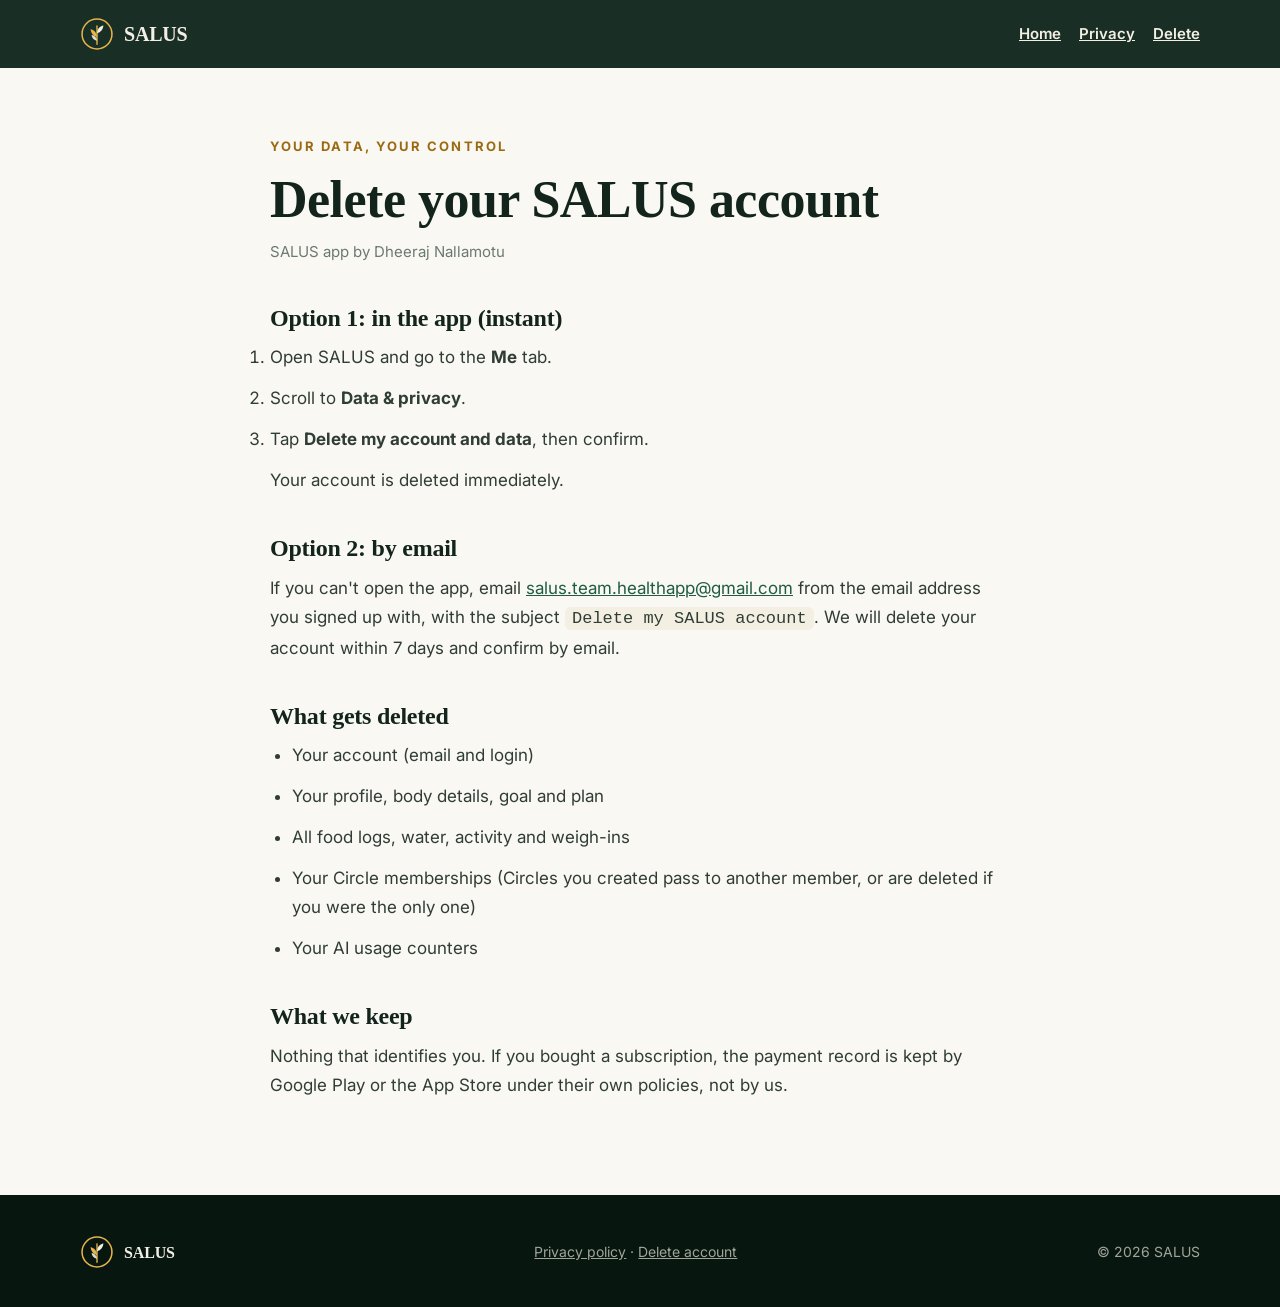
<file: salus-website/delete-account.html>
<!doctype html>
<html lang="en">
<head>
<meta charset="utf-8">
<meta name="viewport" content="width=device-width, initial-scale=1">
<title>Delete your account · SALUS</title>
<meta name="description" content="How to delete your SALUS account and data.">
<meta name="theme-color" content="#0B2219">
<link rel="icon" href="assets/favicon.svg" type="image/svg+xml">
<link href="https://fonts.googleapis.com/css2?family=Inter:wght@400;500;600;700;800&display=swap" rel="stylesheet">
<link rel="stylesheet" href="styles.css">
<style>
.legal{max-width:780px}
.legal h1{font-size:clamp(34px,5vw,52px)}
.legal h2{font-size:24px;margin-top:40px}
.legal p,.legal li{font-size:17px;line-height:1.7;color:#2f3d35;margin-top:12px}
.legal ul{padding-left:22px}
.legal .updated{color:#6b7a71;font-size:15px;margin-top:10px}
.legal .box{background:#F4EFE3;border-radius:18px;padding:20px 22px;margin-top:22px}
.legal code{background:#F4EFE3;padding:2px 7px;border-radius:6px}
</style>
</head>
<body>
<header>
  <nav class="wrap nav" aria-label="Main">
    <a class="brand" href="index.html"><img src="assets/logo.svg" alt="" width="34" height="34">SALUS</a>
    <div style="display:flex;gap:18px;font-weight:600;font-size:15px">
      <a href="index.html" style="color:#F4EFE3">Home</a>
      <a href="privacy.html" style="color:#F4EFE3">Privacy</a>
      <a href="delete-account.html" style="color:#F4EFE3">Delete</a>
    </div>
  </nav>
</header>
<main>
<section style="padding:64px 0 96px">
<div class="wrap legal">

<span class="eyebrow">Your data, your control</span>
<h1>Delete your SALUS account</h1>
<p class="updated">SALUS app by Dheeraj Nallamotu</p>

<h2>Option 1: in the app (instant)</h2>
<ol>
  <li>Open SALUS and go to the <b>Me</b> tab.</li>
  <li>Scroll to <b>Data &amp; privacy</b>.</li>
  <li>Tap <b>Delete my account and data</b>, then confirm.</li>
</ol>
<p>Your account is deleted immediately.</p>

<h2>Option 2: by email</h2>
<p>If you can't open the app, email <a href="mailto:salus.team.healthapp@gmail.com?subject=Delete%20my%20SALUS%20account">salus.team.healthapp@gmail.com</a> from the email address you signed up with, with the subject <code>Delete my SALUS account</code>. We will delete your account within 7 days and confirm by email.</p>

<h2>What gets deleted</h2>
<ul>
  <li>Your account (email and login)</li>
  <li>Your profile, body details, goal and plan</li>
  <li>All food logs, water, activity and weigh-ins</li>
  <li>Your Circle memberships (Circles you created pass to another member, or are deleted if you were the only one)</li>
  <li>Your AI usage counters</li>
</ul>

<h2>What we keep</h2>
<p>Nothing that identifies you. If you bought a subscription, the payment record is kept by Google Play or the App Store under their own policies, not by us.</p>

</div>
</section>
</main>
<footer>
  <div class="wrap row">
    <div class="brand" style="font-size:16px"><img src="assets/logo.svg" alt="" width="28" height="28">SALUS</div>
    <span><a href="privacy.html" style="color:inherit">Privacy policy</a> · <a href="delete-account.html" style="color:inherit">Delete account</a></span>
    <span>© 2026 SALUS</span>
  </div>
</footer>
</body>
</html>
</file>
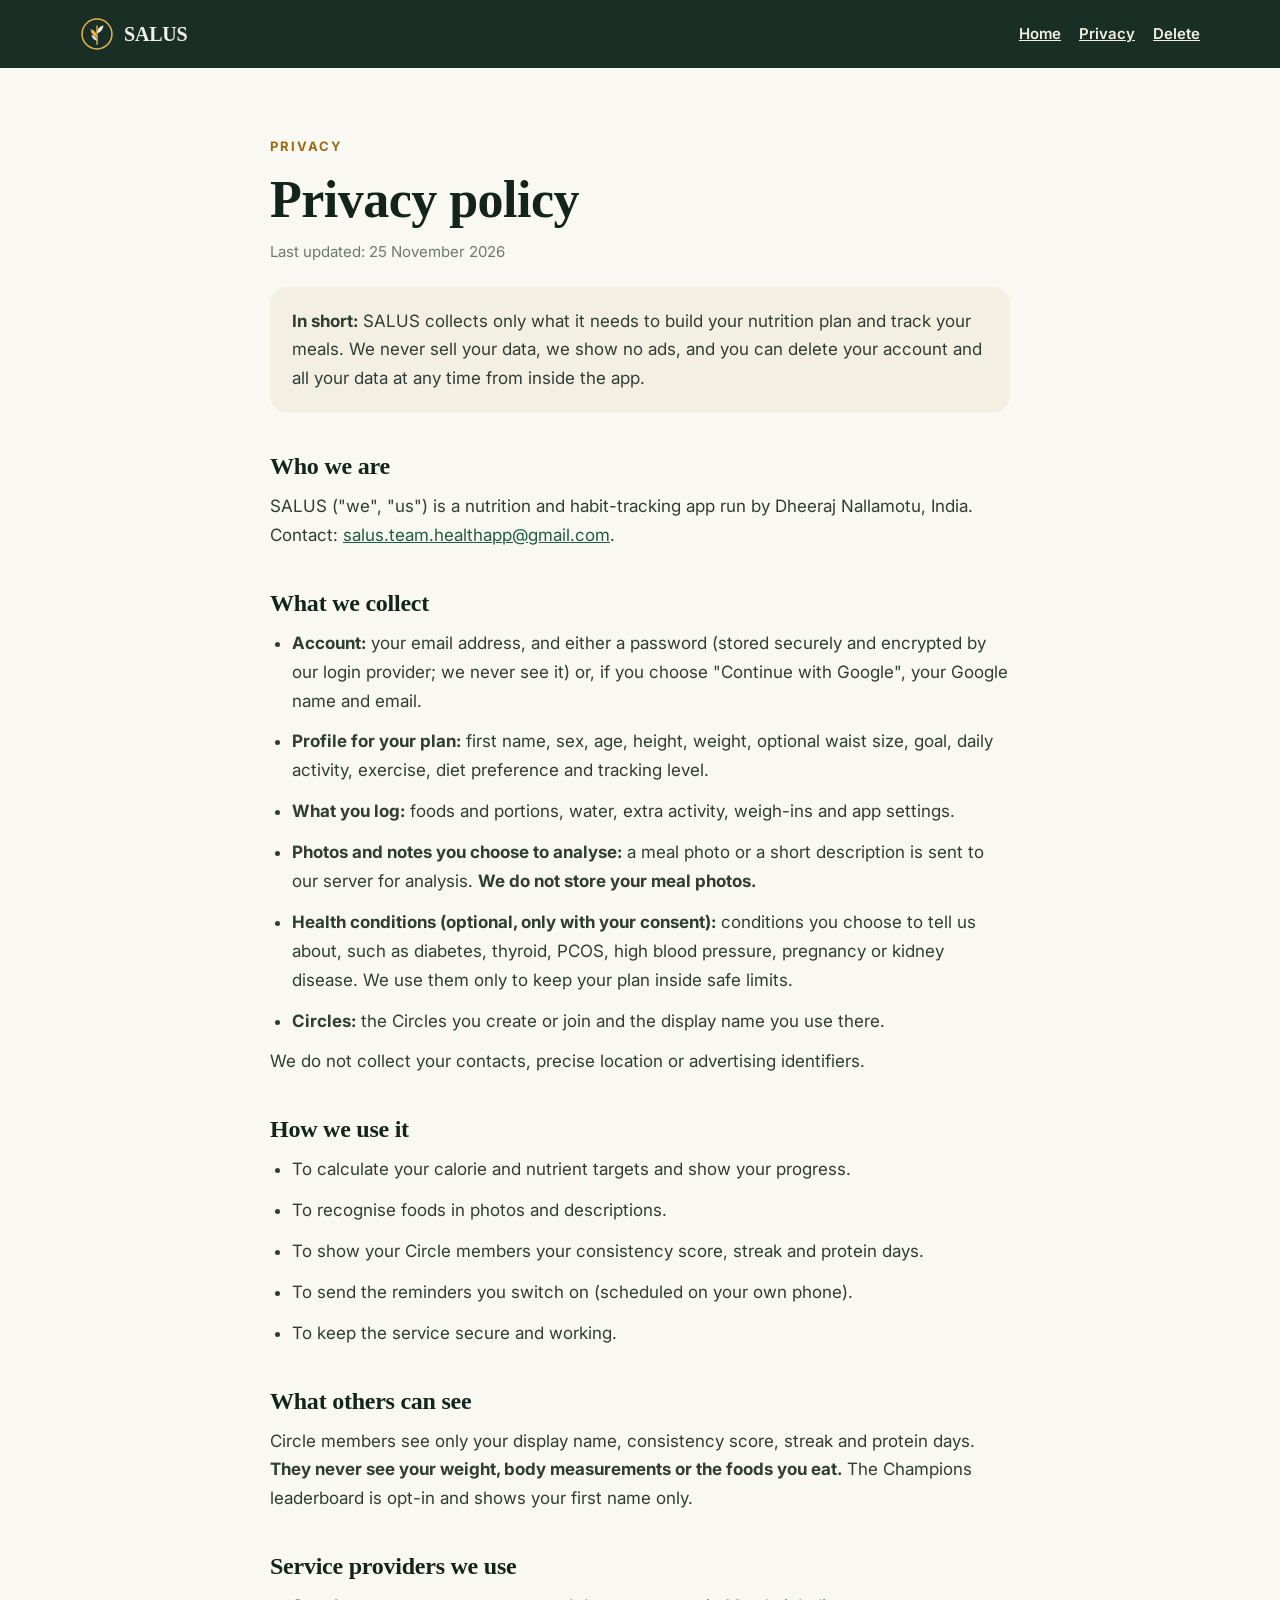
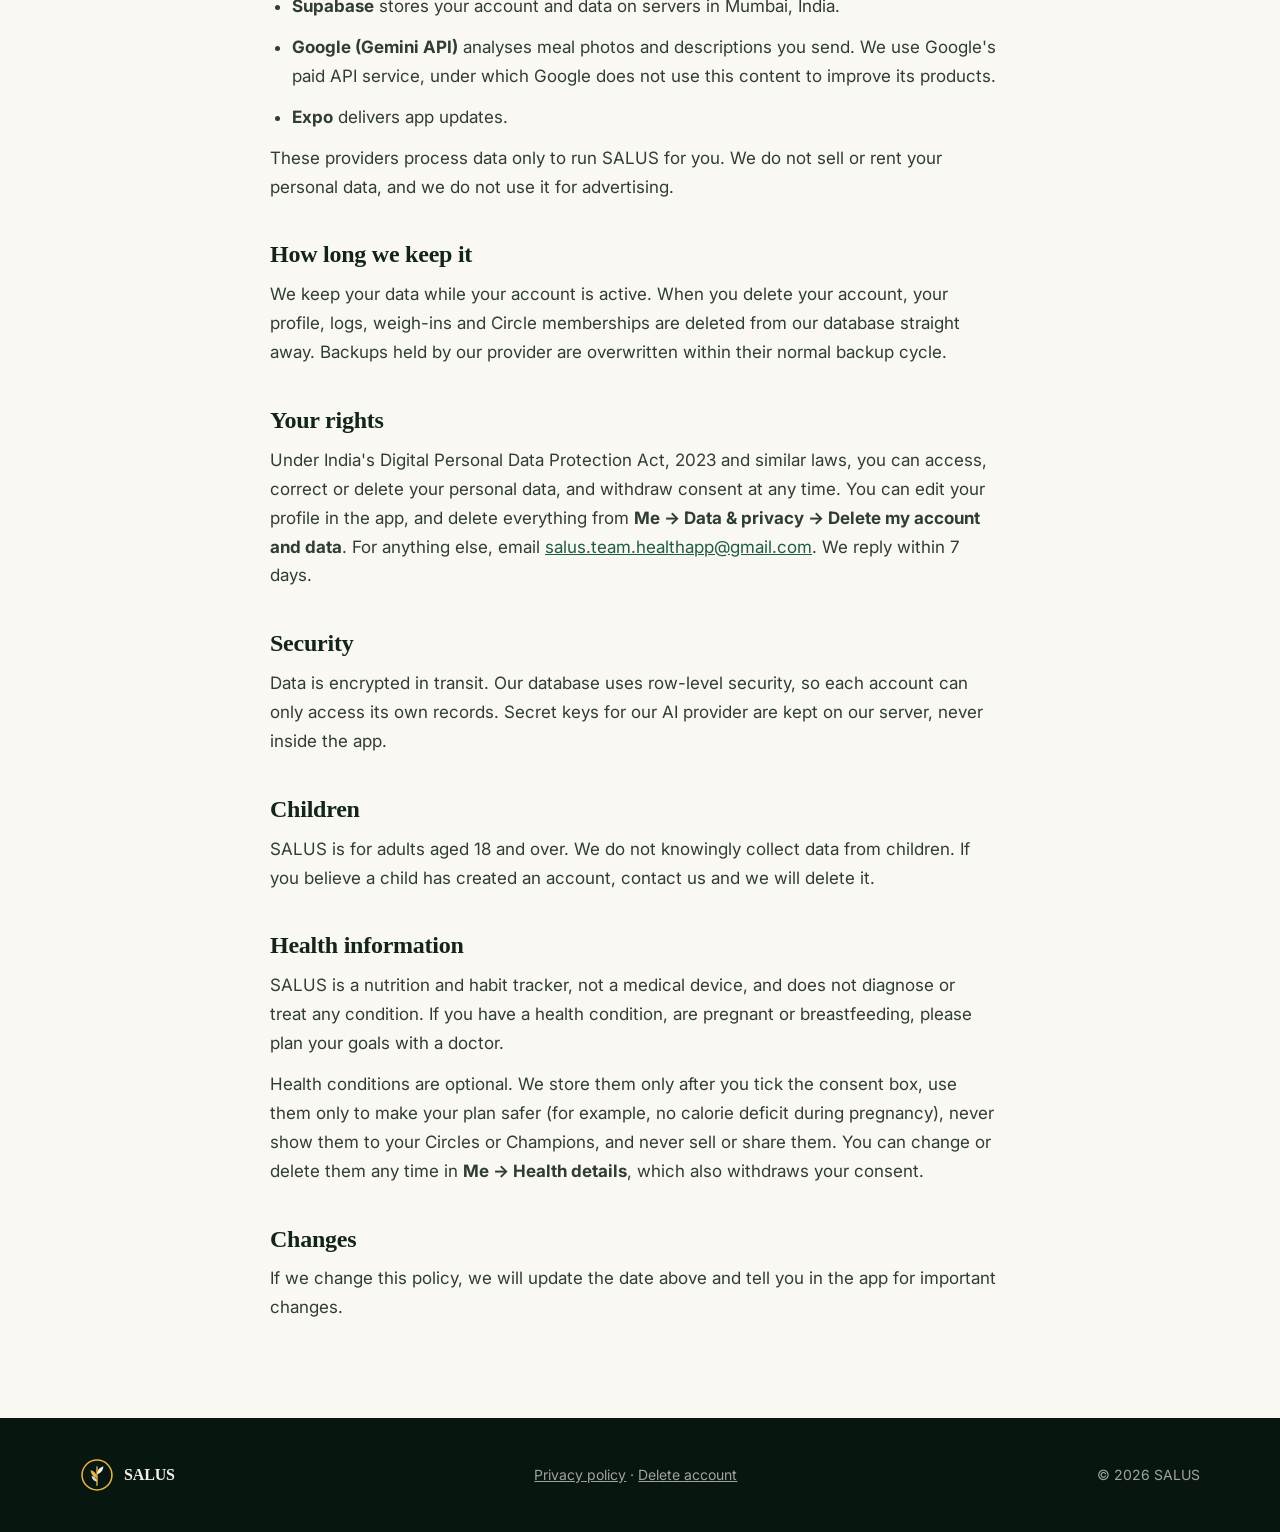
<file: salus-website/privacy.html>
<!doctype html>
<html lang="en">
<head>
<meta charset="utf-8">
<meta name="viewport" content="width=device-width, initial-scale=1">
<title>Privacy policy · SALUS</title>
<meta name="description" content="How SALUS collects, uses and protects your data.">
<meta name="theme-color" content="#0B2219">
<link rel="icon" href="assets/favicon.svg" type="image/svg+xml">
<link href="https://fonts.googleapis.com/css2?family=Inter:wght@400;500;600;700;800&display=swap" rel="stylesheet">
<link rel="stylesheet" href="styles.css">
<style>
.legal{max-width:780px}
.legal h1{font-size:clamp(34px,5vw,52px)}
.legal h2{font-size:24px;margin-top:40px}
.legal p,.legal li{font-size:17px;line-height:1.7;color:#2f3d35;margin-top:12px}
.legal ul{padding-left:22px}
.legal .updated{color:#6b7a71;font-size:15px;margin-top:10px}
.legal .box{background:#F4EFE3;border-radius:18px;padding:20px 22px;margin-top:22px}
.legal code{background:#F4EFE3;padding:2px 7px;border-radius:6px}
</style>
</head>
<body>
<header>
  <nav class="wrap nav" aria-label="Main">
    <a class="brand" href="index.html"><img src="assets/logo.svg" alt="" width="34" height="34">SALUS</a>
    <div style="display:flex;gap:18px;font-weight:600;font-size:15px">
      <a href="index.html" style="color:#F4EFE3">Home</a>
      <a href="privacy.html" style="color:#F4EFE3">Privacy</a>
      <a href="delete-account.html" style="color:#F4EFE3">Delete</a>
    </div>
  </nav>
</header>
<main>
<section style="padding:64px 0 96px">
<div class="wrap legal">

<span class="eyebrow">Privacy</span>
<h1>Privacy policy</h1>
<p class="updated">Last updated: 25 November 2026</p>

<div class="box"><p style="margin:0"><b>In short:</b> SALUS collects only what it needs to build your nutrition plan and track your meals. We never sell your data, we show no ads, and you can delete your account and all your data at any time from inside the app.</p></div>

<h2>Who we are</h2>
<p>SALUS ("we", "us") is a nutrition and habit-tracking app run by Dheeraj Nallamotu, India. Contact: <a href="mailto:salus.team.healthapp@gmail.com">salus.team.healthapp@gmail.com</a>.</p>

<h2>What we collect</h2>
<ul>
  <li><b>Account:</b> your email address, and either a password (stored securely and encrypted by our login provider; we never see it) or, if you choose "Continue with Google", your Google name and email.</li>
  <li><b>Profile for your plan:</b> first name, sex, age, height, weight, optional waist size, goal, daily activity, exercise, diet preference and tracking level.</li>
  <li><b>What you log:</b> foods and portions, water, extra activity, weigh-ins and app settings.</li>
  <li><b>Photos and notes you choose to analyse:</b> a meal photo or a short description is sent to our server for analysis. <b>We do not store your meal photos.</b></li>
  <li><b>Health conditions (optional, only with your consent):</b> conditions you choose to tell us about, such as diabetes, thyroid, PCOS, high blood pressure, pregnancy or kidney disease. We use them only to keep your plan inside safe limits.</li>
  <li><b>Circles:</b> the Circles you create or join and the display name you use there.</li>
</ul>
<p>We do not collect your contacts, precise location or advertising identifiers.</p>

<h2>How we use it</h2>
<ul>
  <li>To calculate your calorie and nutrient targets and show your progress.</li>
  <li>To recognise foods in photos and descriptions.</li>
  <li>To show your Circle members your consistency score, streak and protein days.</li>
  <li>To send the reminders you switch on (scheduled on your own phone).</li>
  <li>To keep the service secure and working.</li>
</ul>

<h2>What others can see</h2>
<p>Circle members see only your display name, consistency score, streak and protein days. <b>They never see your weight, body measurements or the foods you eat.</b> The Champions leaderboard is opt-in and shows your first name only.</p>

<h2>Service providers we use</h2>
<ul>
  <li><b>Supabase</b> stores your account and data on servers in Mumbai, India.</li>
  <li><b>Google (Gemini API)</b> analyses meal photos and descriptions you send. We use Google's paid API service, under which Google does not use this content to improve its products.</li>
  <li><b>Expo</b> delivers app updates.</li>
</ul>
<p>These providers process data only to run SALUS for you. We do not sell or rent your personal data, and we do not use it for advertising.</p>

<h2>How long we keep it</h2>
<p>We keep your data while your account is active. When you delete your account, your profile, logs, weigh-ins and Circle memberships are deleted from our database straight away. Backups held by our provider are overwritten within their normal backup cycle.</p>

<h2>Your rights</h2>
<p>Under India's Digital Personal Data Protection Act, 2023 and similar laws, you can access, correct or delete your personal data, and withdraw consent at any time. You can edit your profile in the app, and delete everything from <b>Me → Data &amp; privacy → Delete my account and data</b>. For anything else, email <a href="mailto:salus.team.healthapp@gmail.com">salus.team.healthapp@gmail.com</a>. We reply within 7 days.</p>

<h2>Security</h2>
<p>Data is encrypted in transit. Our database uses row-level security, so each account can only access its own records. Secret keys for our AI provider are kept on our server, never inside the app.</p>

<h2>Children</h2>
<p>SALUS is for adults aged 18 and over. We do not knowingly collect data from children. If you believe a child has created an account, contact us and we will delete it.</p>

<h2>Health information</h2>
<p>SALUS is a nutrition and habit tracker, not a medical device, and does not diagnose or treat any condition. If you have a health condition, are pregnant or breastfeeding, please plan your goals with a doctor.</p>
<p>Health conditions are optional. We store them only after you tick the consent box, use them only to make your plan safer (for example, no calorie deficit during pregnancy), never show them to your Circles or Champions, and never sell or share them. You can change or delete them any time in <b>Me → Health details</b>, which also withdraws your consent.</p>

<h2>Changes</h2>
<p>If we change this policy, we will update the date above and tell you in the app for important changes.</p>

</div>
</section>
</main>
<footer>
  <div class="wrap row">
    <div class="brand" style="font-size:16px"><img src="assets/logo.svg" alt="" width="28" height="28">SALUS</div>
    <span><a href="privacy.html" style="color:inherit">Privacy policy</a> · <a href="delete-account.html" style="color:inherit">Delete account</a></span>
    <span>© 2026 SALUS</span>
  </div>
</footer>
</body>
</html>
</file>
<file: salus-website/styles.css>
/* SALUS website — brand: curry-leaf green, saffron gold, warm cream */
:root{
  --deep:#0E3B28; --deep-2:#145036; --leaf:#1F5C40; --leaf-2:#2E7D56; --leaf-soft:#E3EFE7;
  --gold:#D4A64A; --gold-dark:#9A6A12; --gold-soft:#FBEFD2;
  --cream:#F3EFE6; --paper:#FAF8F3; --ink:#12241B; --muted:#56655C; --line:#E2DCCD;
  --radius:18px; --max:1160px;
  --font:"Inter",system-ui,-apple-system,"Segoe UI",Roboto,sans-serif;
}
*{box-sizing:border-box;margin:0;padding:0}
html{scroll-behavior:smooth}
body{font-family:var(--font);background:var(--paper);color:var(--ink);font-size:17px;line-height:1.6;-webkit-font-smoothing:antialiased}
img,svg{max-width:100%;display:block}
a{color:var(--leaf)}
a:focus-visible,button:focus-visible{outline:3px solid var(--gold);outline-offset:3px;border-radius:6px}
.wrap{max-width:var(--max);margin:0 auto;padding-left:max(20px,env(safe-area-inset-left));padding-right:max(20px,env(safe-area-inset-right))}
h1,h2,h3{line-height:1.12;letter-spacing:-.025em;text-wrap:balance}
h1{font-size:clamp(40px,6vw,72px);font-weight:800}
h2{font-size:clamp(30px,4vw,46px);font-weight:800}
h3{font-size:21px;font-weight:700;letter-spacing:-.01em}
p{max-width:66ch}
.eyebrow{display:inline-block;font-size:13px;font-weight:700;letter-spacing:.16em;text-transform:uppercase;color:var(--gold-dark);margin-bottom:14px}
.lead{font-size:19px;color:var(--muted);margin-top:16px}
section{padding:96px 0}
.section-head{max-width:760px;margin-bottom:48px}
.dark{background:var(--deep);color:var(--cream)}
.dark .lead,.dark p{color:rgba(244,239,227,.78)}
.dark .eyebrow{color:var(--gold)}
.dark a{color:var(--gold)}
.src{font-size:13px;font-weight:600;white-space:nowrap}
.src::before{content:"↗ "}
.grid{display:grid;gap:20px}
.g2{grid-template-columns:repeat(2,minmax(0,1fr))}
.g3{grid-template-columns:repeat(3,minmax(0,1fr))}
.g4{grid-template-columns:repeat(4,minmax(0,1fr))}
.card{background:#fff;border:1px solid var(--line);border-radius:var(--radius);padding:26px}
.dark .card{background:var(--deep-2);border-color:rgba(244,239,227,.12)}
.card p{color:var(--muted);font-size:16px;margin-top:8px}
.dark .card p{color:rgba(244,239,227,.75)}
.tag{display:inline-block;font-size:12px;font-weight:700;padding:4px 10px;border-radius:999px;background:var(--leaf-soft);color:var(--leaf);margin-bottom:12px}
.tag.gold{background:var(--gold-soft);color:var(--gold-dark)}
.btn{display:inline-flex;align-items:center;gap:8px;font:inherit;font-weight:700;font-size:16px;padding:14px 24px;border-radius:999px;text-decoration:none;border:2px solid transparent;cursor:pointer}
.btn-gold{background:var(--gold);color:var(--deep)}
.btn-gold:hover{background:#F2C460}
.btn-ghost{border-color:rgba(244,239,227,.35);color:var(--cream)}
.btn-ghost:hover{border-color:var(--cream)}
.btn-dark{background:var(--deep);color:var(--cream)}

/* header */
header{position:sticky;top:0;z-index:50;background:rgba(11,34,25,.94);backdrop-filter:saturate(1.4) blur(8px);color:var(--cream)}
.nav{display:flex;align-items:center;justify-content:space-between;height:68px}
.brand{display:flex;align-items:center;gap:10px;font-weight:800;font-size:20px;letter-spacing:.2em;color:var(--cream);text-decoration:none}
.brand img{width:34px;height:34px}
.nav ul{display:flex;gap:26px;list-style:none;align-items:center}
.nav ul a{color:rgba(244,239,227,.85);text-decoration:none;font-size:15px;font-weight:500}
.nav ul a:hover{color:var(--gold)}
.nav .btn{padding:9px 18px;font-size:14px}
.menu-btn{display:none;background:none;border:0;color:var(--cream);font-size:26px;cursor:pointer;padding:6px}

/* hero */
.hero{background:radial-gradient(circle at 80% 10%,#1E4A37 0,var(--deep) 60%);color:var(--cream);padding:72px 0 96px;overflow:hidden}
.hero-grid{display:grid;grid-template-columns:minmax(0,1.15fr) minmax(0,.85fr);gap:48px;align-items:center}
.hero h1 span{color:var(--gold)}
.hero .lead{color:rgba(244,239,227,.8);font-size:20px}
.hero-cta{display:flex;gap:14px;flex-wrap:wrap;margin-top:32px}
.hero-points{display:flex;gap:22px;flex-wrap:wrap;margin-top:28px;font-size:15px;color:rgba(244,239,227,.75)}
.hero-points span::before{content:"✓ ";color:var(--gold);font-weight:800}

/* phone mockup */
.phone{width:300px;max-width:100%;margin:0 auto;background:#050c08;border-radius:46px;padding:10px;box-shadow:0 40px 90px rgba(0,0,0,.5),0 0 0 1px rgba(244,239,227,.08)}
.screen{background:var(--paper);border-radius:37px;padding:22px 18px 18px;color:var(--ink);min-height:560px;position:relative}
.screen .notch{width:90px;height:24px;background:#050c08;border-radius:14px;margin:-8px auto 12px}
.s-small{font-size:12px;color:var(--muted)}
.s-title{font-size:22px;font-weight:800;letter-spacing:-.02em}
.ring-wrap{position:relative;width:170px;height:170px;margin:14px auto}
.ring-label{position:absolute;inset:0;display:flex;flex-direction:column;align-items:center;justify-content:center}
.ring-label b{font-size:28px;letter-spacing:-.03em}
.macro{display:grid;grid-template-columns:repeat(3,1fr);gap:8px;margin:6px 0 12px}
.macro div{font-size:11px;font-weight:600}
.bar{height:7px;background:#EEE9DE;border-radius:4px;margin-top:5px;overflow:hidden}
.bar i{display:block;height:100%;border-radius:4px}
.nudge{background:var(--gold-soft);border-radius:14px;padding:11px 12px;font-size:12.5px;line-height:1.45;color:#5A3A06}
.meal{display:flex;justify-content:space-between;font-size:12.5px;padding:8px 0;border-top:1px solid var(--line)}
.meal em{display:block;font-style:normal;color:var(--muted);font-size:11px}

/* stats */
.stats{display:grid;grid-template-columns:repeat(3,minmax(0,1fr));gap:20px}
.stat{background:#fff;border:1px solid var(--line);border-radius:var(--radius);padding:28px}
.stat b{display:block;font-size:44px;font-weight:800;letter-spacing:-.04em;color:var(--leaf);line-height:1}
.stat p{margin-top:12px;color:var(--muted);font-size:16px}
.stat a{display:inline-block;margin-top:12px}

/* steps */
.steps{counter-reset:s;display:grid;grid-template-columns:repeat(4,minmax(0,1fr));gap:20px}
.step{position:relative;padding-top:58px}
.step::before{counter-increment:s;content:counter(s);position:absolute;top:0;left:0;width:42px;height:42px;border-radius:50%;background:var(--gold);color:var(--deep);font-weight:800;display:grid;place-items:center;font-size:18px}
.step p{color:rgba(244,239,227,.75);font-size:16px;margin-top:8px}

/* goals */
.goal h3{display:flex;justify-content:space-between;align-items:baseline;gap:10px}
.goal dl{margin-top:14px;display:grid;gap:6px;font-size:15px}
.goal dt{font-weight:700;color:var(--ink)}
.goal dd{color:var(--muted);margin-bottom:6px}

/* levels */
.levels{display:grid;grid-template-columns:repeat(3,minmax(0,1fr));gap:20px}
.level{border-radius:var(--radius);padding:28px;border:2px solid var(--line);background:#fff}
.level.mid{border-color:var(--leaf-2)}
.level.top{border-color:var(--gold);background:var(--gold-soft)}
.level .meter{display:flex;gap:6px;margin:14px 0}
.level .meter i{flex:1;height:8px;border-radius:4px;background:#E7E1D3}
.level .meter i.on{background:var(--leaf-2)}
.level.top .meter i.on{background:var(--gold-dark)}
.level ul{list-style:none;margin-top:12px;display:grid;gap:8px;font-size:15px;color:var(--muted)}
.level li::before{content:"• ";color:var(--leaf-2);font-weight:800}

/* features list */
.feat{display:flex;gap:16px;align-items:flex-start}
.ico{flex:0 0 46px;height:46px;border-radius:14px;background:var(--leaf-soft);display:grid;place-items:center}
.ico svg{width:24px;height:24px}
.dark .ico{background:rgba(232,180,74,.14)}

/* circles */
.circle-dash{background:#fff;border-radius:22px;padding:22px;color:var(--ink);box-shadow:0 30px 70px rgba(0,0,0,.35)}
.member{display:grid;grid-template-columns:40px 1fr auto;gap:12px;align-items:center;padding:12px 0;border-top:1px solid var(--line)}
.member:first-of-type{border-top:0}
.av{width:40px;height:40px;border-radius:50%;display:grid;place-items:center;color:#fff;font-weight:800}
.member small{display:block;color:var(--muted);font-size:12.5px}
.score{font-weight:800;font-size:18px;font-variant-numeric:tabular-nums}
table{width:100%;border-collapse:collapse;font-size:15px}
th,td{text-align:left;padding:12px 14px;border-bottom:1px solid rgba(244,239,227,.14);vertical-align:top}
th{color:var(--gold);font-size:13px;letter-spacing:.08em;text-transform:uppercase}
.table-wrap{overflow-x:auto;border:1px solid rgba(244,239,227,.14);border-radius:var(--radius)}

/* pricing */
.price{border-radius:22px;padding:32px;background:#fff;border:1px solid var(--line);display:flex;flex-direction:column}
.price.hot{background:var(--deep);color:var(--cream);border-color:var(--deep)}
.price .amt{font-size:46px;font-weight:800;letter-spacing:-.04em;margin:10px 0 4px}
.price .amt small{font-size:16px;font-weight:600;opacity:.7;letter-spacing:0}
.price ul{list-style:none;margin:20px 0 0;display:grid;gap:10px;font-size:15.5px}
.price li::before{content:"✓ ";color:var(--leaf-2);font-weight:800}
.price.hot li::before{color:var(--gold)}
.price .note{font-size:14px;opacity:.75}

/* faq */
details{background:#fff;border:1px solid var(--line);border-radius:14px;padding:18px 22px}
details+details{margin-top:12px}
summary{font-weight:700;cursor:pointer;list-style:none;display:flex;justify-content:space-between;gap:16px}
summary::after{content:"+";color:var(--gold-dark);font-size:22px;line-height:1}
details[open] summary::after{content:"–"}
details p{color:var(--muted);margin-top:10px;font-size:16px}

/* sources */
.sources{columns:2;column-gap:40px;font-size:15px}
.sources li{break-inside:avoid;margin:0 0 10px 18px}

/* contact */
.contact-box{display:grid;grid-template-columns:minmax(0,1.2fr) minmax(0,.8fr);gap:40px;align-items:center}
.email{display:flex;gap:10px;flex-wrap:wrap;align-items:center;margin-top:24px}
.email code{font-family:inherit;font-size:20px;font-weight:700;background:rgba(244,239,227,.08);border:1px solid rgba(244,239,227,.2);padding:12px 18px;border-radius:12px;color:var(--cream);user-select:all}
.copied{font-size:14px;color:var(--gold)}

footer{background:#071710;color:rgba(244,239,227,.65);padding:40px 0;font-size:14px}
footer .row{display:flex;justify-content:space-between;gap:20px;flex-wrap:wrap;align-items:center}

/* responsive */
@media (max-width:960px){
  .hero-grid,.contact-box{grid-template-columns:1fr}
  .g4,.steps{grid-template-columns:repeat(2,minmax(0,1fr))}
  .g3,.stats,.levels{grid-template-columns:1fr}
  .nav ul{display:none;position:absolute;top:68px;left:0;right:0;background:var(--deep);flex-direction:column;align-items:flex-start;padding:18px 24px 26px;gap:18px}
  .nav ul.open{display:flex}
  .menu-btn{display:block}
}
@media (max-width:620px){
  section{padding:68px 0}
  .g2,.g4,.steps{grid-template-columns:1fr}
  .sources{columns:1}
}
@media (prefers-reduced-motion:reduce){html{scroll-behavior:auto}}
.nav ul a.btn-gold{color:var(--deep)}

/* Forest Luxe: serif headings to match the app */
h1,h2,.price .amt,.brand{font-family:"Fraunces",Georgia,serif;font-weight:600;letter-spacing:-.01em}
</file>
